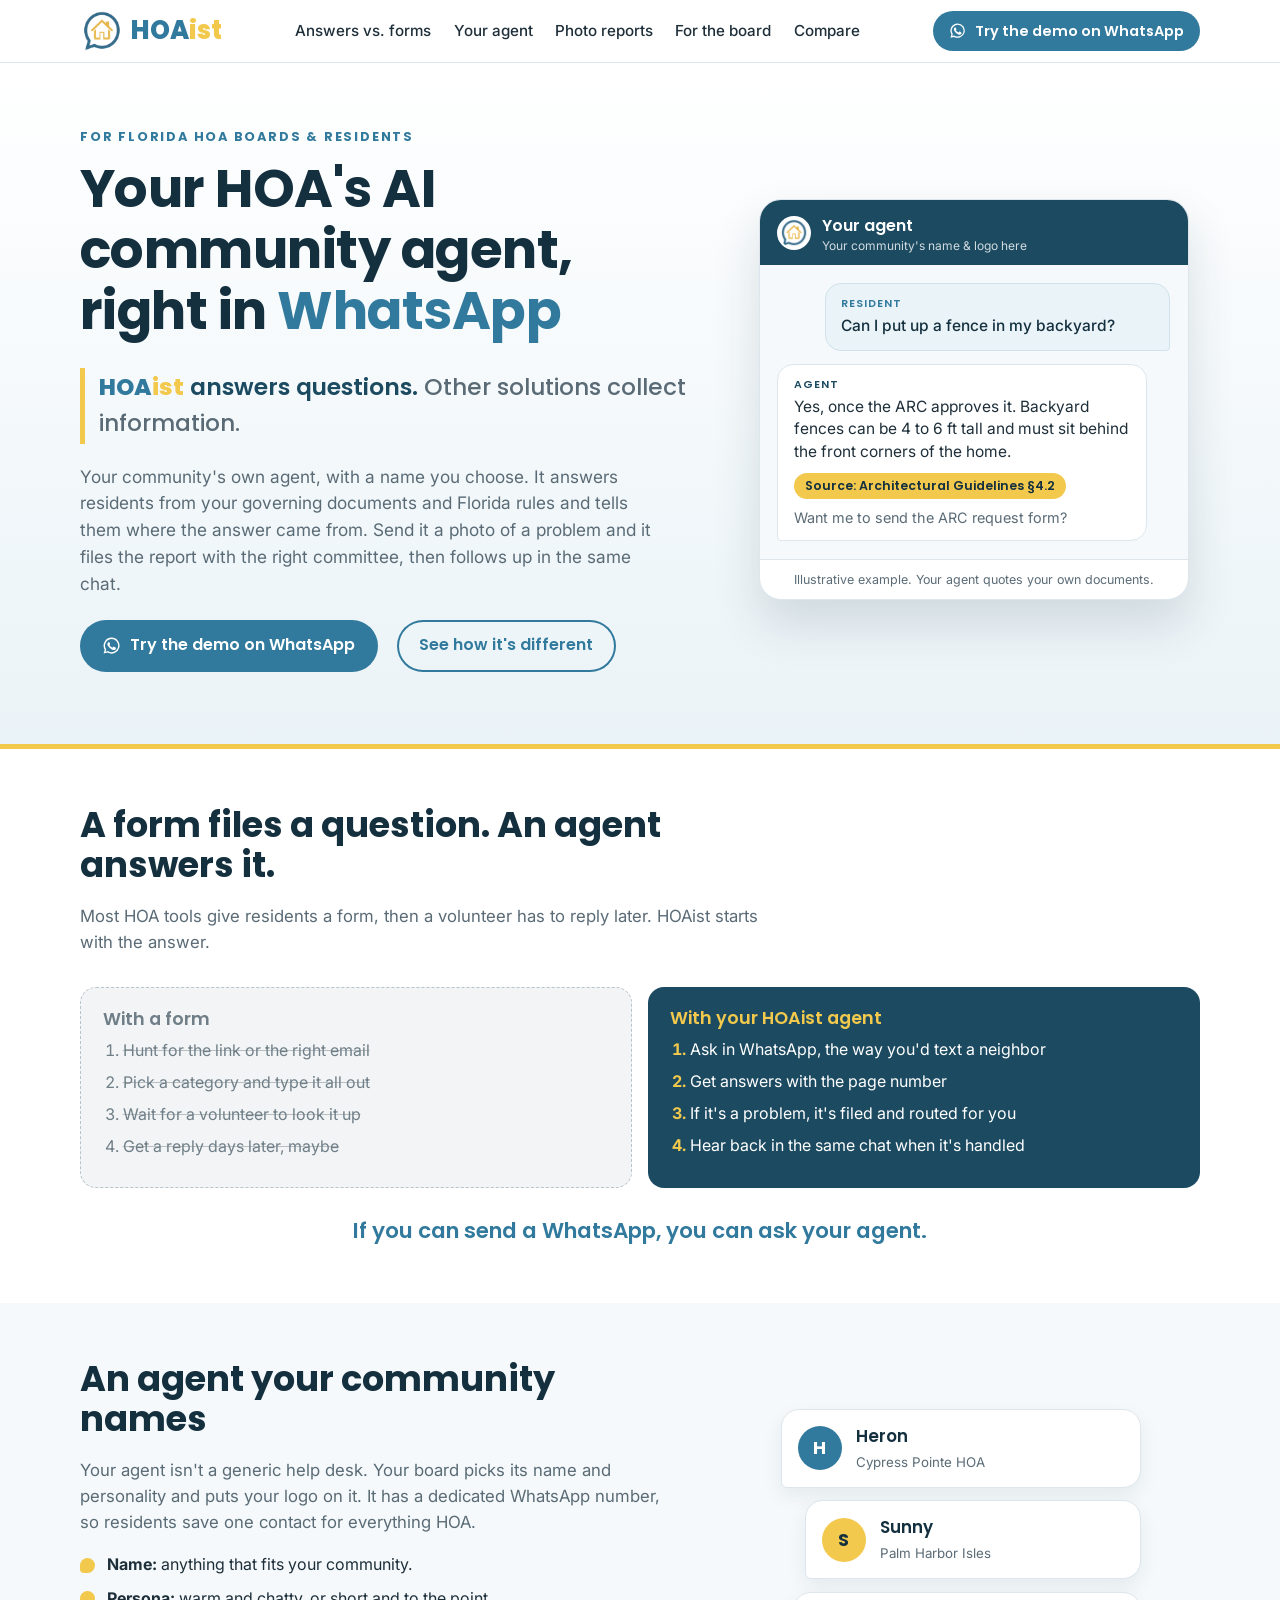
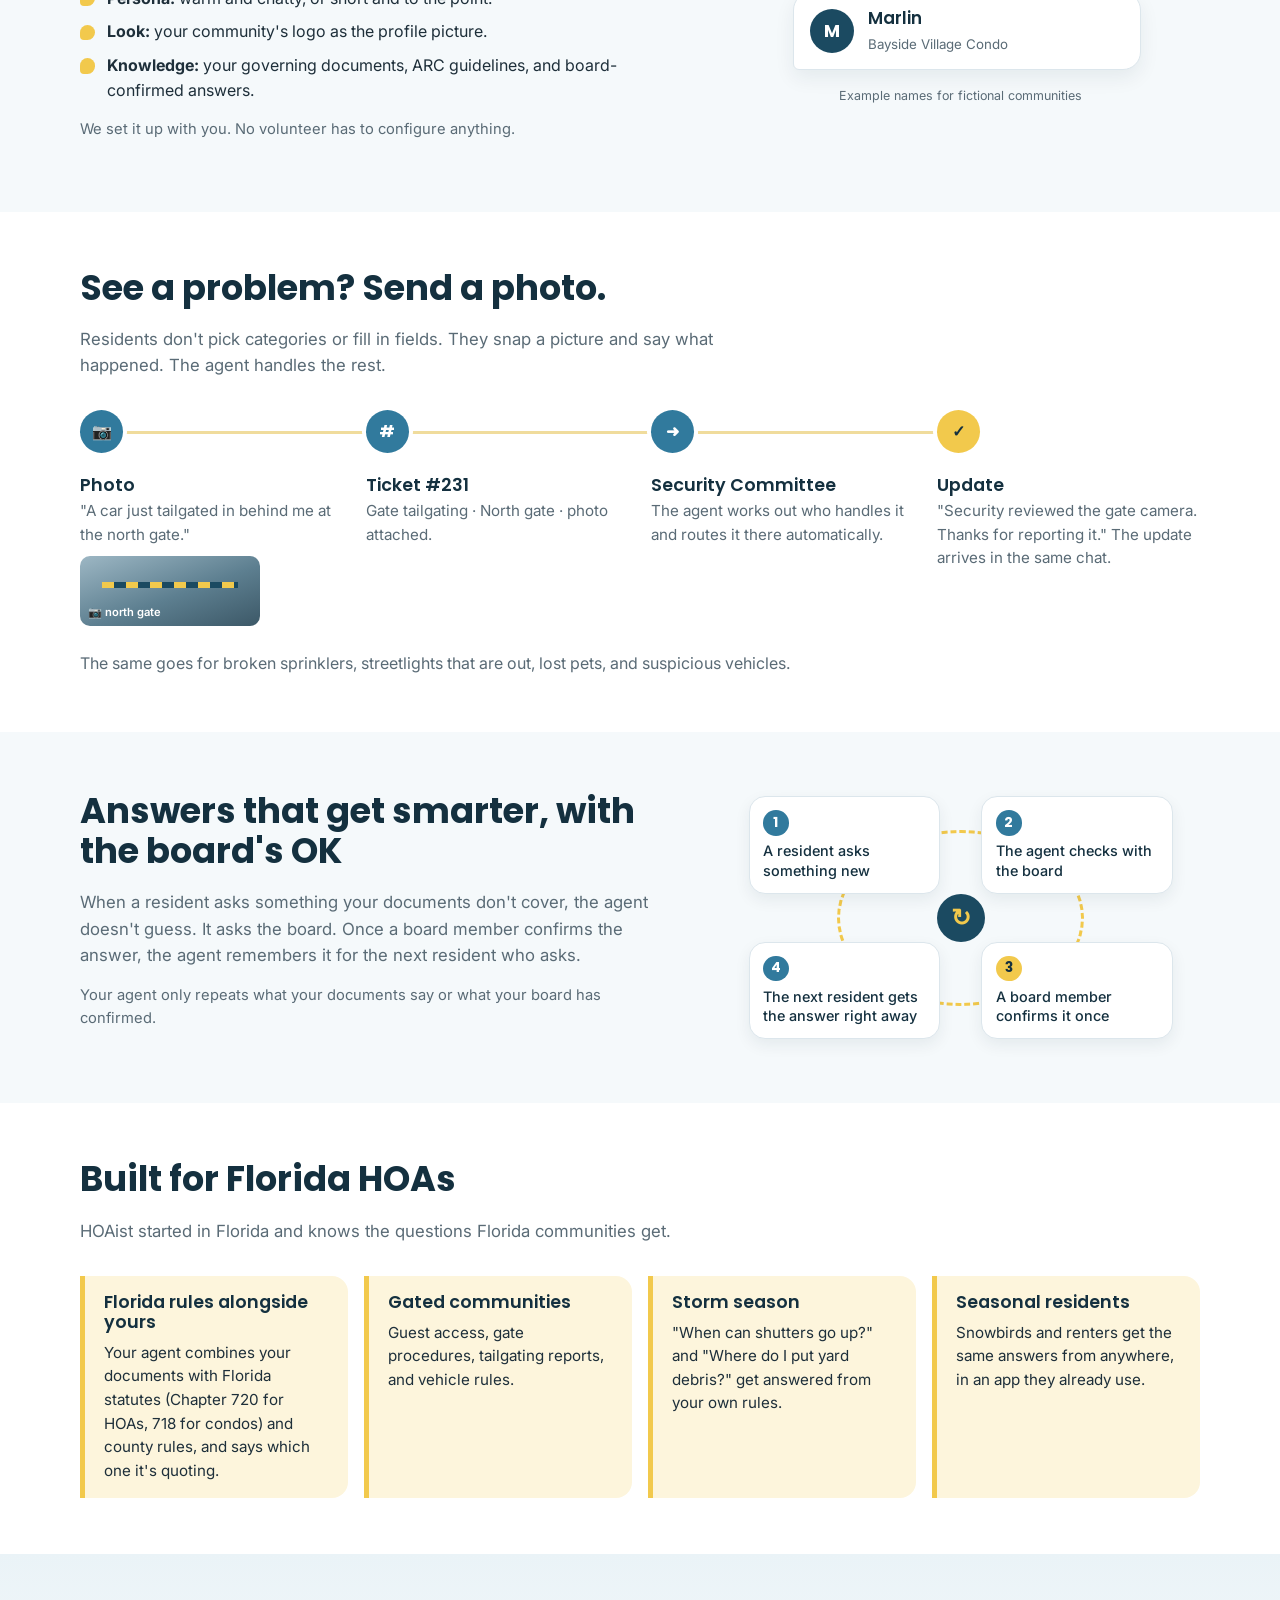
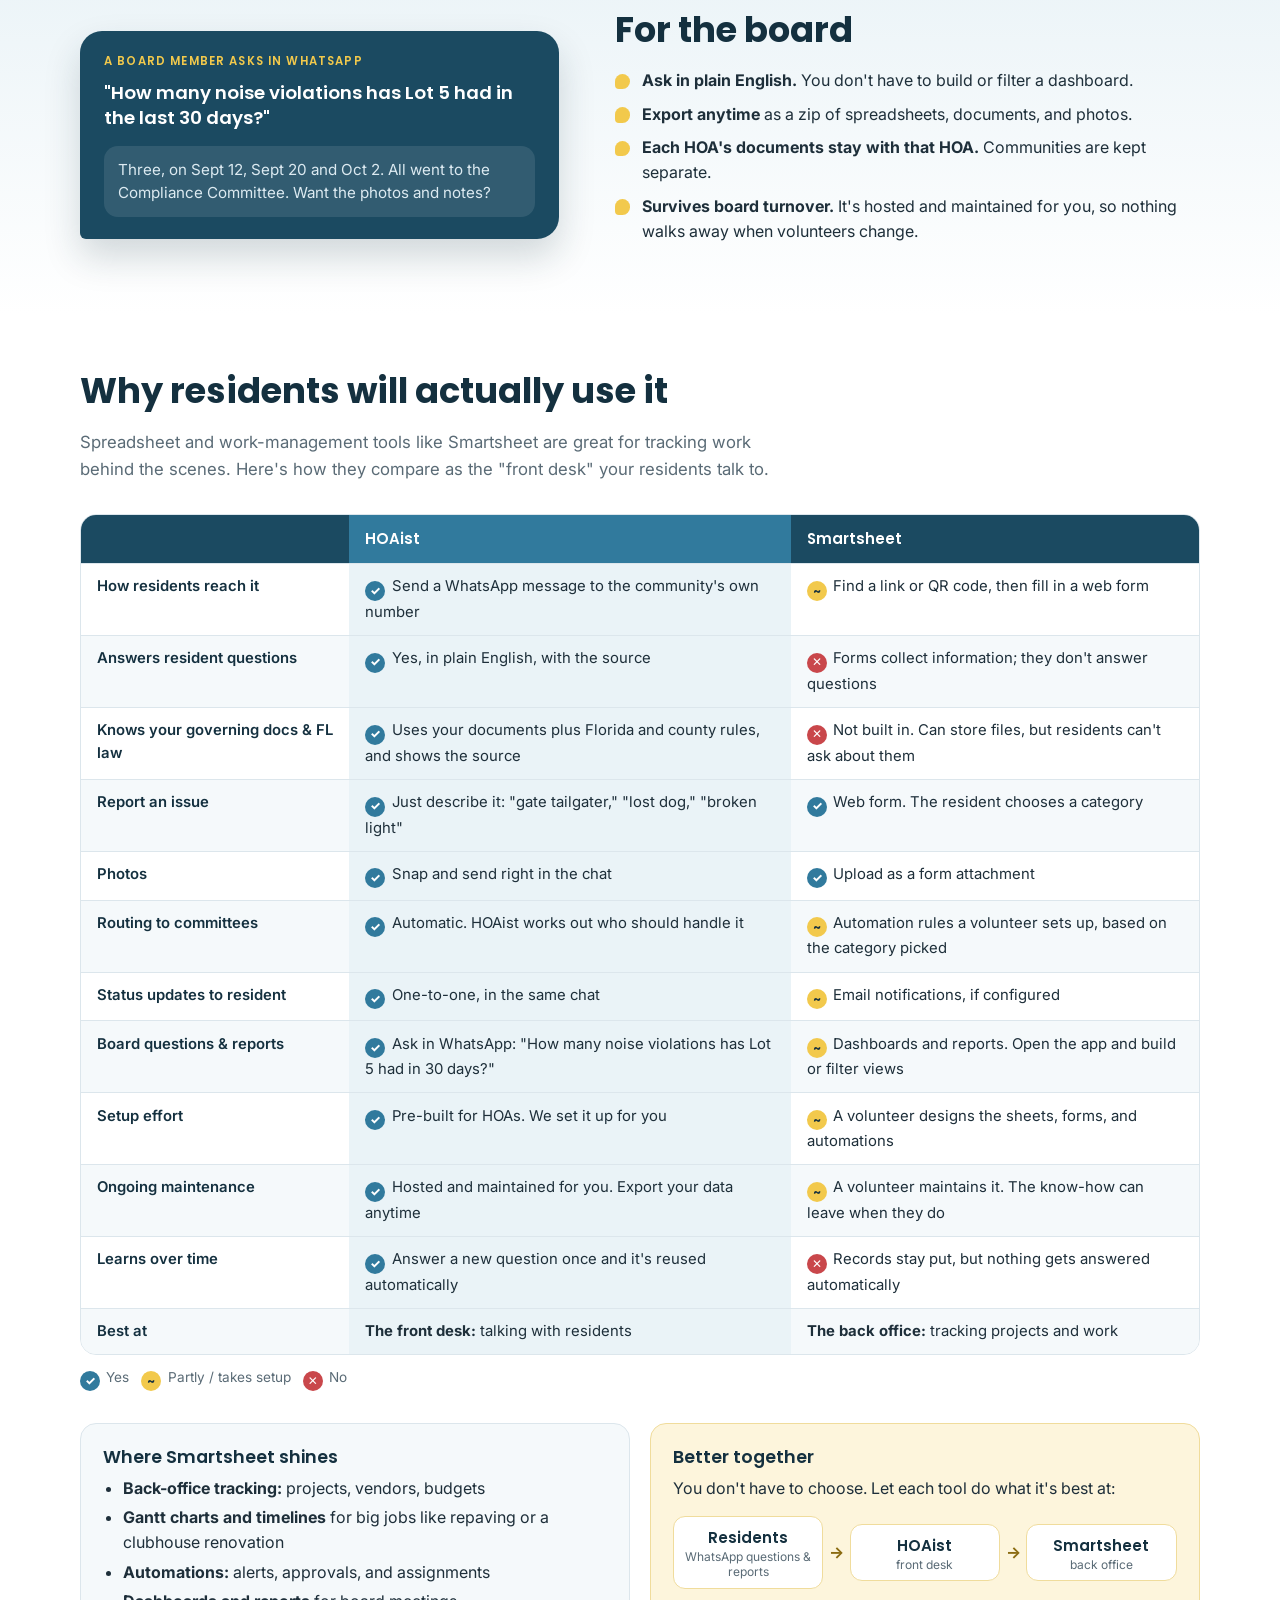
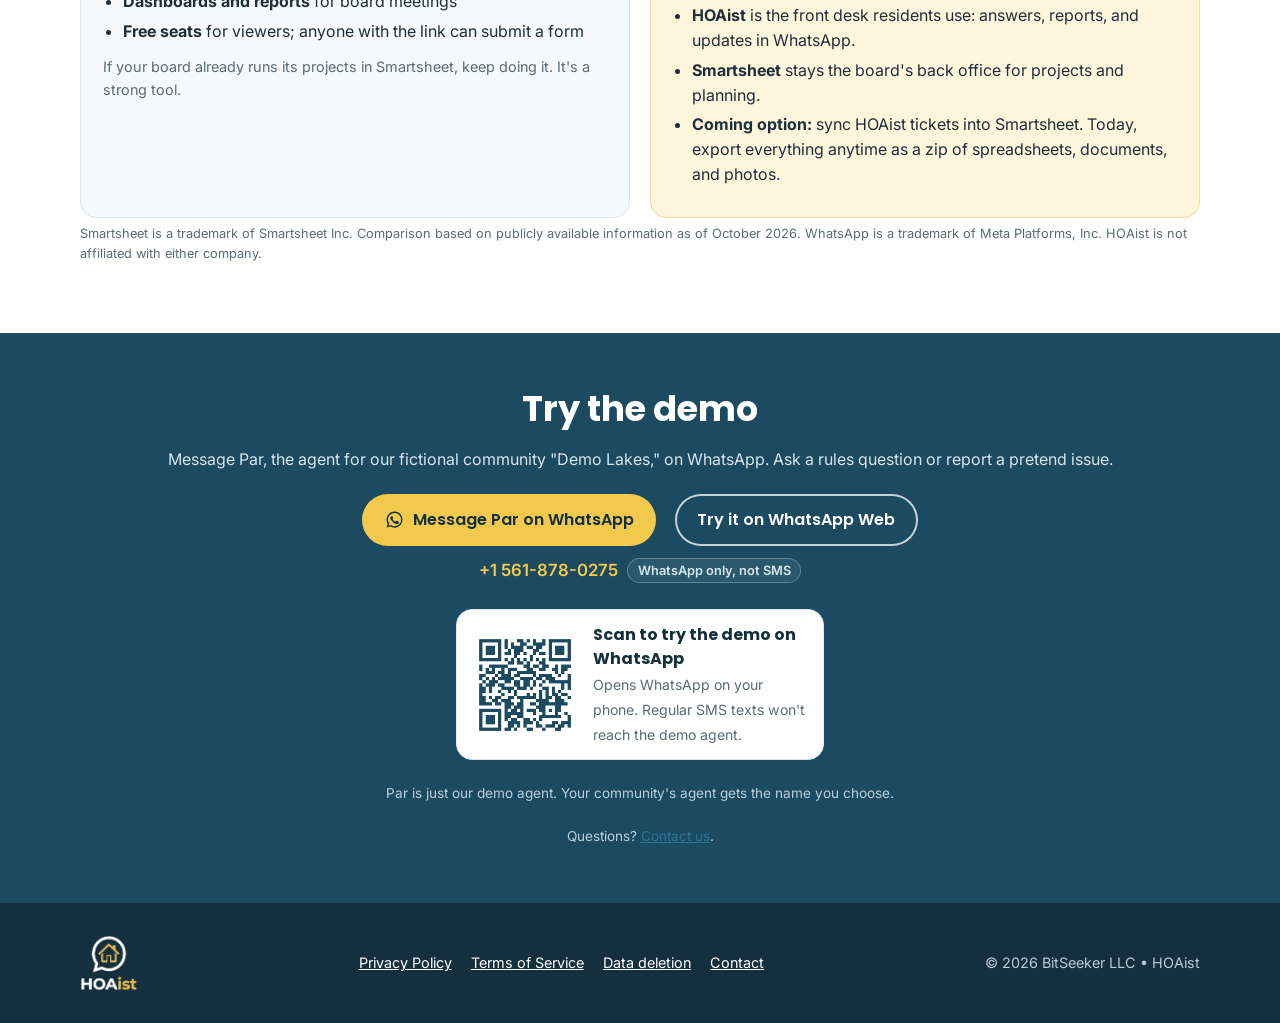
<file: index.html>
<!doctype html>
<html lang="en">
<head>
  <meta charset="utf-8">
  <title>HOAist: Your HOA's AI community agent, right in WhatsApp</title>
  <meta name="description" content="HOAist answers questions. Other solutions collect information. Your community's own AI agent on WhatsApp, with a name you choose, answers residents from your governing documents with the source, takes photo reports, and routes them to the right committee.">
  <meta property="og:title" content="HOAist: Your HOA's AI community agent, right in WhatsApp">
  <meta property="og:description" content="HOAist answers questions. Other solutions collect information. Your community's own AI agent on WhatsApp answers residents from your HOA's documents, with the page number, and routes photo reports to the right committee.">
  <meta property="og:url" content="https://hoaist.com/">
  <meta property="og:type" content="website">
  <meta property="og:site_name" content="HOAist">
  <meta property="og:locale" content="en_US">
  <meta property="og:image" content="https://hoaist.com/og-image.jpg">
  <meta property="og:image:secure_url" content="https://hoaist.com/og-image.jpg">
  <meta property="og:image:type" content="image/jpeg">
  <meta property="og:image:width" content="1200">
  <meta property="og:image:height" content="630">
  <meta property="og:image:alt" content="HOAist logo with the headline: Your HOA's AI community agent, right in WhatsApp. HOAist answers questions. Other solutions collect information.">
  <meta name="twitter:card" content="summary_large_image">
  <meta name="twitter:title" content="HOAist: Your HOA's AI community agent, right in WhatsApp">
  <meta name="twitter:description" content="HOAist answers questions. Other solutions collect information. Your community's own AI agent on WhatsApp answers residents from your HOA's documents, with the page number, and routes photo reports to the right committee.">
  <meta name="twitter:image" content="https://hoaist.com/og-image.jpg">
  <meta name="twitter:image:alt" content="HOAist logo with the headline: Your HOA's AI community agent, right in WhatsApp. HOAist answers questions. Other solutions collect information.">
  <link rel="image_src" href="https://hoaist.com/og-image.jpg">
  <meta name="viewport" content="width=device-width, initial-scale=1">
  <link rel="canonical" href="https://hoaist.com/">
  <meta name="robots" content="index,follow,max-image-preview:large">
  <meta name="keywords" content="HOA, homeowners association, HOA management, HOA software, community agent, AI agent, photo reports, WhatsApp, WhatsApp AI agent, HOA board, HOA committee, HOA residents, Florida HOA, condo association, governing documents, community management">
  <meta name="author" content="BitSeeker LLC">
  <meta name="publisher" content="BitSeeker LLC">
  <meta name="application-name" content="HOAist">
  <meta name="apple-mobile-web-app-title" content="HOAist">
  <meta name="theme-color" content="#317A9D">

  <link rel="icon" href="/assets/favicon.ico?v=2" sizes="any">
  <link rel="icon" href="/assets/favicon-32.png?v=2" type="image/png" sizes="32x32">
  <link rel="apple-touch-icon" href="/assets/apple-touch-icon.png?v=2">
  <link rel="manifest" href="/site.webmanifest?v=2">

  <script type="application/ld+json">
  {"@context": "https://schema.org", "@graph": [{"@type": "Organization", "@id": "https://hoaist.com/#org", "name": "HOAist", "url": "https://hoaist.com/", "logo": {"@type": "ImageObject", "url": "https://hoaist.com/assets/hoaist-logo.png", "width": 505, "height": 490}, "image": "https://hoaist.com/og-image.jpg", "slogan": "HOAist answers questions. Other solutions collect information.", "parentOrganization": {"@type": "Organization", "name": "BitSeeker LLC"}}, {"@type": "WebSite", "@id": "https://hoaist.com/#website", "url": "https://hoaist.com/", "name": "HOAist", "description": "HOAist answers questions. Other solutions collect information. Your community's own AI agent on WhatsApp, with a name you choose, answers residents from your governing documents with the source, takes photo reports, and routes them to the right committee.", "inLanguage": "en-US", "publisher": {"@id": "https://hoaist.com/#org"}}, {"@type": "SoftwareApplication", "name": "HOAist", "applicationCategory": "BusinessApplication", "operatingSystem": "WhatsApp (iOS, Android, Web)", "url": "https://hoaist.com/", "image": "https://hoaist.com/og-image.jpg", "description": "HOAist answers questions. Other solutions collect information. Your community's own AI agent on WhatsApp, with a name you choose, answers residents from your governing documents with the source, takes photo reports, and routes them to the right committee.", "publisher": {"@id": "https://hoaist.com/#org"}, "provider": {"@id": "https://hoaist.com/#org"}}]}
  </script>

    <link rel="preconnect" href="https://fonts.googleapis.com">
  <link rel="preconnect" href="https://fonts.gstatic.com" crossorigin>
  <link href="https://fonts.googleapis.com/css2?family=Inter:wght@400;500;600;700&family=Poppins:wght@500;600;700;800&display=swap" rel="stylesheet">
  <link rel="stylesheet" href="/assets/site.css">
</head>
<body>
<a class="skip" href="#main">Skip to content</a>

<header class="site-head">
  <div class="wrap">
    <a class="logo" href="/" aria-label="HOAist home"><img src="/assets/hoaist-mark-512.png" alt="" width="44" height="44"><span class="wm brandfont"><b>HOA</b><i>ist</i></span></a>
    <nav aria-label="Main">
      <a href="#answers">Answers vs. forms</a>
      <a href="#agent">Your agent</a>
      <a href="#reports">Photo reports</a>
      <a href="#board">For the board</a>
      <a href="#compare">Compare</a>
    </nav>
    <a class="btn btn-primary btn-sm" href="#demo" aria-label="Try the demo on WhatsApp"><svg viewBox="0 0 24 24" fill="currentColor" aria-hidden="true"><path d="M12 2a10 10 0 0 0-8.6 15.1L2 22l5-1.3A10 10 0 1 0 12 2Zm0 18.2a8.2 8.2 0 0 1-4.2-1.2l-.3-.2-3 .8.8-2.9-.2-.3A8.2 8.2 0 1 1 12 20.2Zm4.5-6.1c-.2-.1-1.5-.7-1.7-.8s-.4-.1-.6.1-.7.8-.8 1-.3.2-.5.1a6.7 6.7 0 0 1-3.4-2.9c-.3-.4.3-.4.7-1.3.1-.2 0-.3 0-.4l-.8-1.8c-.2-.5-.4-.4-.6-.4h-.5a1 1 0 0 0-.7.3 3 3 0 0 0-.9 2.2 5.2 5.2 0 0 0 1.1 2.7 11.8 11.8 0 0 0 4.5 4c1.7.7 2.3.8 3.2.6a2.7 2.7 0 0 0 1.8-1.2 2.2 2.2 0 0 0 .1-1.2c0-.1-.2-.2-.4-.3Z"/></svg><span>Try the demo<span class="lg"> on WhatsApp</span></span></a>
  </div>
</header>

<main id="main">
  <!-- HERO -->
  <section class="hero">
    <div class="wrap">
      <div>
        <div class="eyebrow">For Florida HOA boards &amp; residents</div>
        <h1>Your HOA's AI community agent, right in <span class="wa">WhatsApp</span></h1>
        <p class="tagline"><span class="wm"><b>HOA</b><i>ist</i></span> answers questions. <em>Other solutions collect information.</em></p>
        <p class="lead">Your community's own agent, with a name you choose. It answers residents from your governing documents and Florida rules and tells them where the answer came from. Send it a photo of a problem and it files the report with the right committee, then follows up in the same chat.</p>
        <div class="cta-row">
          <a class="btn btn-primary" href="#demo"><svg viewBox="0 0 24 24" fill="currentColor" aria-hidden="true"><path d="M12 2a10 10 0 0 0-8.6 15.1L2 22l5-1.3A10 10 0 1 0 12 2Zm0 18.2a8.2 8.2 0 0 1-4.2-1.2l-.3-.2-3 .8.8-2.9-.2-.3A8.2 8.2 0 1 1 12 20.2Zm4.5-6.1c-.2-.1-1.5-.7-1.7-.8s-.4-.1-.6.1-.7.8-.8 1-.3.2-.5.1a6.7 6.7 0 0 1-3.4-2.9c-.3-.4.3-.4.7-1.3.1-.2 0-.3 0-.4l-.8-1.8c-.2-.5-.4-.4-.6-.4h-.5a1 1 0 0 0-.7.3 3 3 0 0 0-.9 2.2 5.2 5.2 0 0 0 1.1 2.7 11.8 11.8 0 0 0 4.5 4c1.7.7 2.3.8 3.2.6a2.7 2.7 0 0 0 1.8-1.2 2.2 2.2 0 0 0 .1-1.2c0-.1-.2-.2-.4-.3Z"/></svg>Try the demo on WhatsApp</a>
          <a class="btn btn-ghost" href="#answers">See how it's different</a>
        </div>
      </div>

      <figure class="qa" aria-label="Example: a resident asks a rules question and the agent answers with its source">
        <div class="qa-hdr"><img src="/assets/hoaist-mark-512.png" alt="" width="34" height="34"><div>Your agent<small>Your community's name &amp; logo here</small></div></div>
        <div class="qa-body">
          <div class="q"><span class="who">Resident</span>Can I put up a fence in my backyard?</div>
          <div class="a"><span class="who">Agent</span>Yes, once the ARC approves it. Backyard fences can be 4 to 6 ft tall and must sit behind the front corners of the home.
            <span class="src">Source: Architectural Guidelines §4.2</span>
            <span class="next">Want me to send the ARC request form?</span>
          </div>
        </div>
        <figcaption>Illustrative example. Your agent quotes your own documents.</figcaption>
      </figure>
    </div>
  </section>

  <!-- ANSWERS VS FORMS -->
  <section id="answers">
    <div class="wrap">
      <div class="sec-intro">
        <h2>A form files a question. An agent answers it.</h2>
        <p>Most HOA tools give residents a form, then a volunteer has to reply later. HOAist starts with the answer.</p>
      </div>
      <div class="vs">
        <div class="vs-col form">
          <h3>With a form</h3>
          <ol>
            <li>Hunt for the link or the right email</li>
            <li>Pick a category and type it all out</li>
            <li>Wait for a volunteer to look it up</li>
            <li>Get a reply days later, maybe</li>
          </ol>
        </div>
        <div class="vs-col agent">
          <h3>With your HOAist agent</h3>
          <ol>
            <li>Ask in WhatsApp, the way you'd text a neighbor</li>
            <li>Get answers with the page number</li>
            <li>If it's a problem, it's filed and routed for you</li>
            <li>Hear back in the same chat when it's handled</li>
          </ol>
        </div>
      </div>
      <p class="kicker">If you can send a WhatsApp, you can ask your agent.</p>
    </div>
  </section>

  <!-- NAME YOUR AGENT -->
  <section id="agent" class="alt">
    <div class="wrap split">
      <div>
        <h2>An agent your community names</h2>
        <p class="sub">Your agent isn't a generic help desk. Your board picks its name and personality and puts your logo on it. It has a dedicated WhatsApp number, so residents save one contact for everything HOA.</p>
        <ul class="ticks">
          <li><b>Name:</b> anything that fits your community.</li>
          <li><b>Persona:</b> warm and chatty, or short and to the point.</li>
          <li><b>Look:</b> your community's logo as the profile picture.</li>
          <li><b>Knowledge:</b> your governing documents, ARC guidelines, and board-confirmed answers.</li>
        </ul>
        <p class="note">We set it up with you. No volunteer has to configure anything.</p>
      </div>
      <div class="badges" aria-label="Example agent names">
        <div class="badge"><span class="av">H</span><div><b>Heron</b><small>Cypress Pointe HOA</small></div></div>
        <div class="badge"><span class="av gold">S</span><div><b>Sunny</b><small>Palm Harbor Isles</small></div></div>
        <div class="badge"><span class="av navy">M</span><div><b>Marlin</b><small>Bayside Village Condo</small></div></div>
        <p class="badge-cap">Example names for fictional communities</p>
      </div>
    </div>
  </section>

  <!-- PHOTO REPORTS -->
  <section id="reports">
    <div class="wrap">
      <div class="sec-intro">
        <h2>See a problem? Send a photo.</h2>
        <p>Residents don't pick categories or fill in fields. They snap a picture and say what happened. The agent handles the rest.</p>
      </div>
      <ol class="timeline">
        <li><span class="dot">📷</span><h3>Photo</h3><p>"A car just tailgated in behind me at the north gate."</p><span class="pic" aria-hidden="true"></span></li>
        <li><span class="dot">#</span><h3>Ticket #231</h3><p>Gate tailgating · North gate · photo attached.</p></li>
        <li><span class="dot">➜</span><h3>Security Committee</h3><p>The agent works out who handles it and routes it there automatically.</p></li>
        <li><span class="dot">✓</span><h3>Update</h3><p>"Security reviewed the gate camera. Thanks for reporting it." The update arrives in the same chat.</p></li>
      </ol>
      <p class="also">The same goes for broken sprinklers, streetlights that are out, lost pets, and suspicious vehicles.</p>
    </div>
  </section>

  <!-- SELF-LEARNING -->
  <section id="learning" class="alt">
    <div class="wrap split">
      <div>
        <h2>Answers that get smarter, with the board's OK</h2>
        <p class="sub">When a resident asks something your documents don't cover, the agent doesn't guess. It asks the board. Once a board member confirms the answer, the agent remembers it for the next resident who asks.</p>
        <p class="note">Your agent only repeats what your documents say or what your board has confirmed.</p>
      </div>
      <div class="loop" aria-label="Learning loop: resident asks, agent checks with the board, board confirms once, agent reuses the answer">
        <div class="n n1"><b>1</b>A resident asks something new</div>
        <div class="n n2"><b>2</b>The agent checks with the board</div>
        <div class="n n3"><b>3</b>A board member confirms it once</div>
        <div class="n n4"><b>4</b>The next resident gets the answer right away</div>
        <div class="hub" aria-hidden="true">↻</div>
      </div>
    </div>
  </section>

  <!-- FLORIDA -->
  <section id="florida">
    <div class="wrap">
      <div class="sec-intro">
        <h2>Built for Florida HOAs</h2>
        <p>HOAist started in Florida and knows the questions Florida communities get.</p>
      </div>
      <div class="fl">
        <div><h3>Florida rules alongside yours</h3><p>Your agent combines your documents with Florida statutes (Chapter 720 for HOAs, 718 for condos) and county rules, and says which one it's quoting.</p></div>
        <div><h3>Gated communities</h3><p>Guest access, gate procedures, tailgating reports, and vehicle rules.</p></div>
        <div><h3>Storm season</h3><p>"When can shutters go up?" and "Where do I put yard debris?" get answered from your own rules.</p></div>
        <div><h3>Seasonal residents</h3><p>Snowbirds and renters get the same answers from anywhere, in an app they already use.</p></div>
      </div>
    </div>
  </section>

  <!-- FOR THE BOARD -->
  <section id="board" class="board">
    <div class="wrap split">
      <div class="ask">
        <span class="lbl">A board member asks in WhatsApp</span>
        <p class="bq">"How many noise violations has Lot 5 had in the last 30 days?"</p>
        <p class="ba">Three, on Sept 12, Sept 20 and Oct 2. All went to the Compliance Committee. Want the photos and notes?</p>
      </div>
      <div>
        <h2>For the board</h2>
        <ul class="ticks">
          <li><b>Ask in plain English.</b> You don't have to build or filter a dashboard.</li>
          <li><b>Export anytime</b> as a zip of spreadsheets, documents, and photos.</li>
          <li><b>Each HOA's documents stay with that HOA.</b> Communities are kept separate.</li>
          <li><b>Survives board turnover.</b> It's hosted and maintained for you, so nothing walks away when volunteers change.</li>
        </ul>
      </div>
    </div>
  </section>

  <!-- COMPARE -->
  <section id="compare">
    <div class="wrap">
      <div class="sec-intro">
        <h2>Why residents will actually use it</h2>
        <p>Spreadsheet and work-management tools like Smartsheet are great for tracking work behind the scenes. Here's how they compare as the "front desk" your residents talk to.</p>
      </div>
      <div class="tbl-wrap">
        <table>
          <thead><tr><th scope="col"><span class="skip">Feature</span></th><th scope="col" class="h">HOAist</th><th scope="col">Smartsheet</th></tr></thead>
          <tbody>
            <tr><td class="f">How residents reach it</td><td class="ho" data-label="HOAist"><i class="m y">✓</i>Send a WhatsApp message to the community's own number</td><td data-label="Smartsheet"><i class="m p">~</i>Find a link or QR code, then fill in a web form</td></tr>
            <tr><td class="f">Answers resident questions</td><td class="ho" data-label="HOAist"><i class="m y">✓</i>Yes, in plain English, with the source</td><td data-label="Smartsheet"><i class="m n">✕</i>Forms collect information; they don't answer questions</td></tr>
            <tr><td class="f">Knows your governing docs &amp; FL law</td><td class="ho" data-label="HOAist"><i class="m y">✓</i>Uses your documents plus Florida and county rules, and shows the source</td><td data-label="Smartsheet"><i class="m n">✕</i>Not built in. Can store files, but residents can't ask about them</td></tr>
            <tr><td class="f">Report an issue</td><td class="ho" data-label="HOAist"><i class="m y">✓</i>Just describe it: "gate tailgater," "lost dog," "broken light"</td><td data-label="Smartsheet"><i class="m y">✓</i>Web form. The resident chooses a category</td></tr>
            <tr><td class="f">Photos</td><td class="ho" data-label="HOAist"><i class="m y">✓</i>Snap and send right in the chat</td><td data-label="Smartsheet"><i class="m y">✓</i>Upload as a form attachment</td></tr>
            <tr><td class="f">Routing to committees</td><td class="ho" data-label="HOAist"><i class="m y">✓</i>Automatic. HOAist works out who should handle it</td><td data-label="Smartsheet"><i class="m p">~</i>Automation rules a volunteer sets up, based on the category picked</td></tr>
            <tr><td class="f">Status updates to resident</td><td class="ho" data-label="HOAist"><i class="m y">✓</i>One-to-one, in the same chat</td><td data-label="Smartsheet"><i class="m p">~</i>Email notifications, if configured</td></tr>
            <tr><td class="f">Board questions &amp; reports</td><td class="ho" data-label="HOAist"><i class="m y">✓</i>Ask in WhatsApp: "How many noise violations has Lot 5 had in 30 days?"</td><td data-label="Smartsheet"><i class="m p">~</i>Dashboards and reports. Open the app and build or filter views</td></tr>
            <tr><td class="f">Setup effort</td><td class="ho" data-label="HOAist"><i class="m y">✓</i>Pre-built for HOAs. We set it up for you</td><td data-label="Smartsheet"><i class="m p">~</i>A volunteer designs the sheets, forms, and automations</td></tr>
            <tr><td class="f">Ongoing maintenance</td><td class="ho" data-label="HOAist"><i class="m y">✓</i>Hosted and maintained for you. Export your data anytime</td><td data-label="Smartsheet"><i class="m p">~</i>A volunteer maintains it. The know-how can leave when they do</td></tr>
            <tr><td class="f">Learns over time</td><td class="ho" data-label="HOAist"><i class="m y">✓</i>Answer a new question once and it's reused automatically</td><td data-label="Smartsheet"><i class="m n">✕</i>Records stay put, but nothing gets answered automatically</td></tr>
            <tr><td class="f">Best at</td><td class="ho" data-label="HOAist"><b>The front desk:</b> talking with residents</td><td data-label="Smartsheet"><b>The back office:</b> tracking projects and work</td></tr>
          </tbody>
        </table>
      </div>
      <p class="legend"><i class="m y">✓</i>Yes &nbsp; <i class="m p">~</i>Partly / takes setup &nbsp; <i class="m n">✕</i>No</p>

      <div class="boxes">
        <div class="box">
          <h3>Where Smartsheet shines</h3>
          <ul>
            <li><b>Back-office tracking:</b> projects, vendors, budgets</li>
            <li><b>Gantt charts and timelines</b> for big jobs like repaving or a clubhouse renovation</li>
            <li><b>Automations:</b> alerts, approvals, and assignments</li>
            <li><b>Dashboards and reports</b> for board meetings</li>
            <li><b>Free seats</b> for viewers; anyone with the link can submit a form</li>
          </ul>
          <p class="note">If your board already runs its projects in Smartsheet, keep doing it. It's a strong tool.</p>
        </div>
        <div class="box together">
          <h3>Better together</h3>
          <p>You don't have to choose. Let each tool do what it's best at:</p>
          <div class="flow" aria-hidden="true"><div>Residents<small>WhatsApp questions &amp; reports</small></div><span>→</span><div>HOAist<small>front desk</small></div><span>→</span><div>Smartsheet<small>back office</small></div></div>
          <ul>
            <li><b>HOAist</b> is the front desk residents use: answers, reports, and updates in WhatsApp.</li>
            <li><b>Smartsheet</b> stays the board's back office for projects and planning.</li>
            <li><b>Coming option:</b> sync HOAist tickets into Smartsheet. Today, export everything anytime as a zip of spreadsheets, documents, and photos.</li>
          </ul>
        </div>
      </div>
      <p class="fine">Smartsheet is a trademark of Smartsheet Inc. Comparison based on publicly available information as of October 2026. WhatsApp is a trademark of Meta Platforms, Inc. HOAist is not affiliated with either company.</p>
    </div>
  </section>

  <!-- TRY THE DEMO -->
  <section id="demo" class="final">
    <div class="wrap">
      <h2>Try the demo</h2>
      <p>Message Par, the agent for our fictional community "Demo Lakes," on WhatsApp. Ask a rules question or report a pretend issue.</p>
      <div class="cta-row">
        <a class="btn btn-gold" href="https://wa.me/15618780275?text=Hi%20Par" rel="noopener"><svg viewBox="0 0 24 24" fill="currentColor" aria-hidden="true"><path d="M12 2a10 10 0 0 0-8.6 15.1L2 22l5-1.3A10 10 0 1 0 12 2Zm0 18.2a8.2 8.2 0 0 1-4.2-1.2l-.3-.2-3 .8.8-2.9-.2-.3A8.2 8.2 0 1 1 12 20.2Zm4.5-6.1c-.2-.1-1.5-.7-1.7-.8s-.4-.1-.6.1-.7.8-.8 1-.3.2-.5.1a6.7 6.7 0 0 1-3.4-2.9c-.3-.4.3-.4.7-1.3.1-.2 0-.3 0-.4l-.8-1.8c-.2-.5-.4-.4-.6-.4h-.5a1 1 0 0 0-.7.3 3 3 0 0 0-.9 2.2 5.2 5.2 0 0 0 1.1 2.7 11.8 11.8 0 0 0 4.5 4c1.7.7 2.3.8 3.2.6a2.7 2.7 0 0 0 1.8-1.2 2.2 2.2 0 0 0 .1-1.2c0-.1-.2-.2-.4-.3Z"/></svg>Message Par on WhatsApp</a>
        <a class="btn btn-ghost" href="https://web.whatsapp.com/send?phone=15618780275&amp;text=Hi%20Par" target="_blank" rel="noopener">Try it on WhatsApp Web</a>
      </div>
      <p class="num"><a class="phone" href="https://wa.me/15618780275?text=Hi%20Par" rel="noopener">+1 561-878-0275</a> <span class="note">WhatsApp only, not SMS</span></p>
      <div class="qr">
        <img src="/assets/qr-text-par.png" alt="QR code that opens a WhatsApp chat with Par, the Demo Lakes demo agent" width="104" height="104">
        <div><strong>Scan to try the demo on WhatsApp</strong><span>Opens WhatsApp on your phone. Regular SMS texts won't reach the demo agent.</span></div>
      </div>
      <p class="demo-note">Par is just our demo agent. Your community's agent gets the name you choose.</p>
      <p class="demo-note">Questions? <a href="/contact/">Contact us</a>.</p>
    </div>
  </section>
</main>

<footer>
  <div class="wrap">
    <img src="/assets/hoaist-logo-reversed.png" alt="HOAist" width="505" height="490">
    <nav aria-label="Legal">
      <a href="/privacy/">Privacy Policy</a>
      <a href="/terms/">Terms of Service</a>
      <a href="/data-deletion/">Data deletion</a>
      <a href="/contact/">Contact</a>
    </nav>
    <div>© 2026 BitSeeker LLC • HOAist</div>
  </div>
</footer>
</body>
</html>
</file>
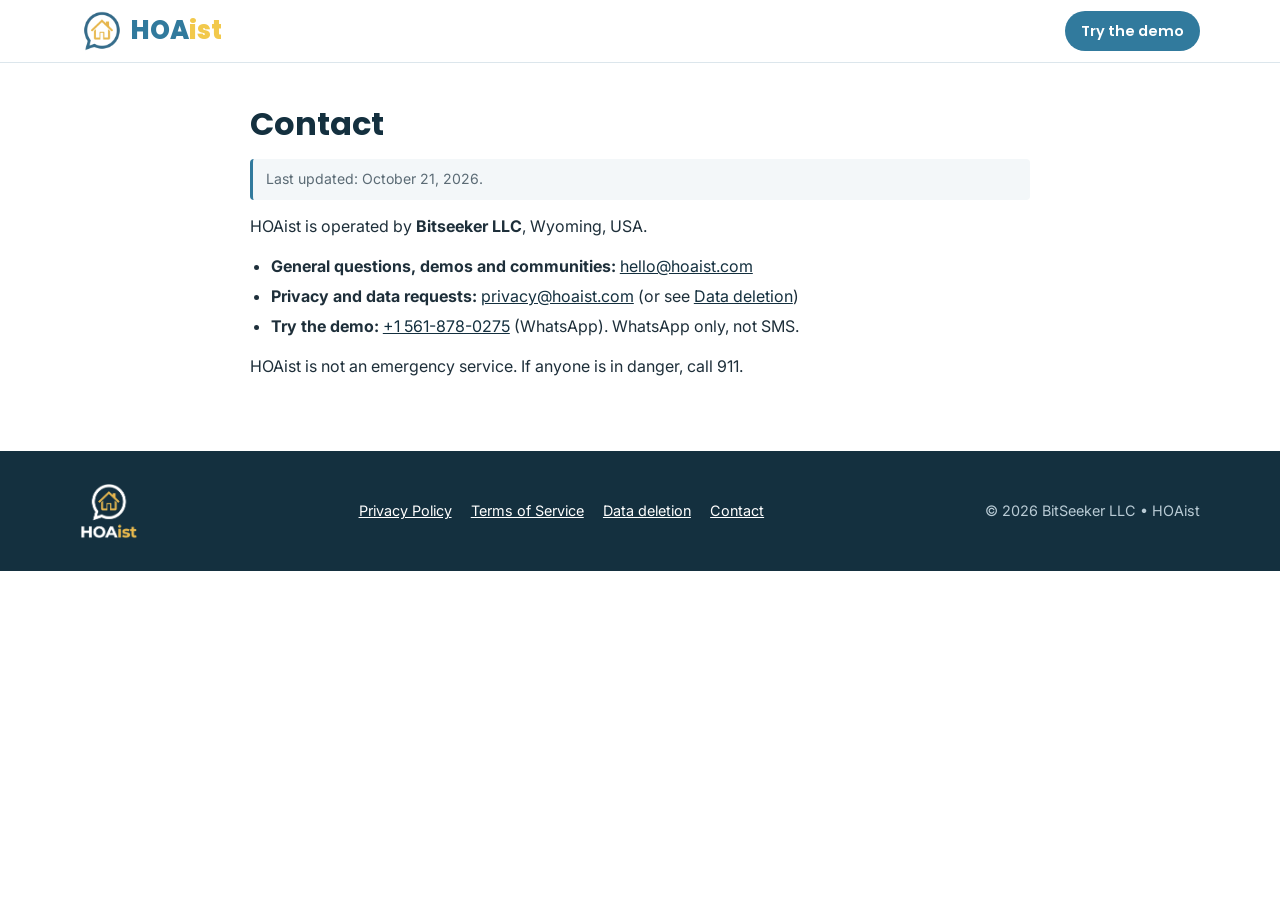
<file: contact/index.html>
<!doctype html>
<html lang="en">
<head>
  <meta charset="utf-8">
  <title>Contact | HOAist</title>
  <meta name="description" content="How to contact HOAist and BitSeeker LLC.">
  <meta name="viewport" content="width=device-width, initial-scale=1">
  <link rel="canonical" href="https://hoaist.com/contact/">
  <meta name="theme-color" content="#317A9D">
  <link rel="icon" href="/assets/favicon.ico?v=2" sizes="any">
  <link rel="icon" href="/assets/favicon-32.png?v=2" type="image/png" sizes="32x32">
  <link rel="apple-touch-icon" href="/assets/apple-touch-icon.png?v=2">
  <link rel="preconnect" href="https://fonts.googleapis.com">
  <link rel="preconnect" href="https://fonts.gstatic.com" crossorigin>
  <link href="https://fonts.googleapis.com/css2?family=Inter:wght@400;500;600;700&family=Poppins:wght@500;600;700;800&display=swap" rel="stylesheet">
  <link rel="stylesheet" href="/assets/site.css">
</head>
<body>
<a class="skip" href="#main">Skip to content</a>
<header class="site-head">
  <div class="wrap">
    <a class="logo" href="/" aria-label="HOAist home"><img src="/assets/hoaist-mark-512.png" alt="" width="44" height="44"><span class="wm brandfont"><b>HOA</b><i>ist</i></span></a>
    <a class="btn btn-primary btn-sm" href="/#demo">Try the demo</a>
  </div>
</header>
<main id="main" class="legal">
  <div class="wrap">
    <h1>Contact</h1>
<p class="legal-meta">Last updated: October 21, 2026.</p>
<p>HOAist is operated by <strong>Bitseeker LLC</strong>, Wyoming, USA.</p>
<ul>
<li><strong>General questions, demos and communities:</strong> <a href="mailto:hello@hoaist.com">hello@hoaist.com</a></li>
<li><strong>Privacy and data requests:</strong> <a href="mailto:privacy@hoaist.com">privacy@hoaist.com</a> (or see <a href="/data-deletion/">Data deletion</a>)</li>
<li><strong>Try the demo:</strong> <a href="https://wa.me/15618780275">+1 561-878-0275</a> (WhatsApp). WhatsApp only, not SMS.</li>
</ul>
<p>HOAist is not an emergency service. If anyone is in danger, call 911.</p>

  </div>
</main>
<footer>
  <div class="wrap">
    <img src="/assets/hoaist-logo-reversed.png" alt="HOAist" width="505" height="490">
    <nav aria-label="Legal">
      <a href="/privacy/">Privacy Policy</a>
      <a href="/terms/">Terms of Service</a>
      <a href="/data-deletion/">Data deletion</a>
      <a href="/contact/">Contact</a>
    </nav>
    <div>© 2026 BitSeeker LLC • HOAist</div>
  </div>
</footer>
</body>
</html>
</file>
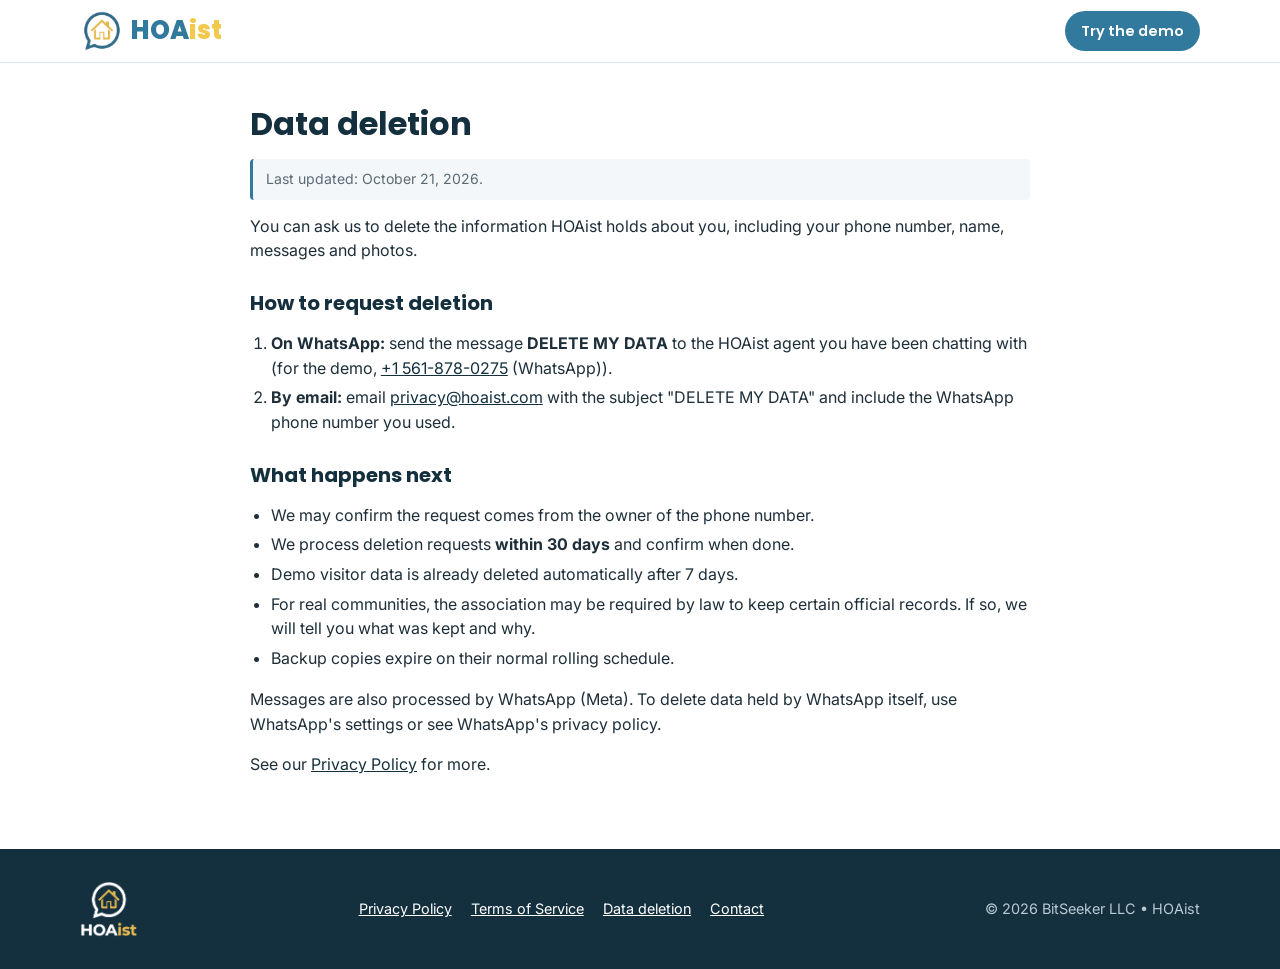
<file: data-deletion/index.html>
<!doctype html>
<html lang="en">
<head>
  <meta charset="utf-8">
  <title>Data deletion | HOAist</title>
  <meta name="description" content="How to ask HOAist to delete your data.">
  <meta name="viewport" content="width=device-width, initial-scale=1">
  <link rel="canonical" href="https://hoaist.com/data-deletion/">
  <meta name="theme-color" content="#317A9D">
  <link rel="icon" href="/assets/favicon.ico?v=2" sizes="any">
  <link rel="icon" href="/assets/favicon-32.png?v=2" type="image/png" sizes="32x32">
  <link rel="apple-touch-icon" href="/assets/apple-touch-icon.png?v=2">
  <link rel="preconnect" href="https://fonts.googleapis.com">
  <link rel="preconnect" href="https://fonts.gstatic.com" crossorigin>
  <link href="https://fonts.googleapis.com/css2?family=Inter:wght@400;500;600;700&family=Poppins:wght@500;600;700;800&display=swap" rel="stylesheet">
  <link rel="stylesheet" href="/assets/site.css">
</head>
<body>
<a class="skip" href="#main">Skip to content</a>
<header class="site-head">
  <div class="wrap">
    <a class="logo" href="/" aria-label="HOAist home"><img src="/assets/hoaist-mark-512.png" alt="" width="44" height="44"><span class="wm brandfont"><b>HOA</b><i>ist</i></span></a>
    <a class="btn btn-primary btn-sm" href="/#demo">Try the demo</a>
  </div>
</header>
<main id="main" class="legal">
  <div class="wrap">
    <h1>Data deletion</h1>
<p class="legal-meta">Last updated: October 21, 2026.</p>
<p>You can ask us to delete the information HOAist holds about you, including your phone number, name, messages and photos.</p>
<h2>How to request deletion</h2>
<ol>
<li><strong>On WhatsApp:</strong> send the message <strong>DELETE MY DATA</strong> to the HOAist agent you have been chatting with (for the demo, <a href="https://wa.me/15618780275">+1 561-878-0275</a> (WhatsApp)).</li>
<li><strong>By email:</strong> email <a href="mailto:privacy@hoaist.com?subject=DELETE%20MY%20DATA">privacy@hoaist.com</a> with the subject "DELETE MY DATA" and include the WhatsApp phone number you used.</li>
</ol>
<h2>What happens next</h2>
<ul>
<li>We may confirm the request comes from the owner of the phone number.</li>
<li>We process deletion requests <strong>within 30 days</strong> and confirm when done.</li>
<li>Demo visitor data is already deleted automatically after 7 days.</li>
<li>For real communities, the association may be required by law to keep certain official records. If so, we will tell you what was kept and why.</li>
<li>Backup copies expire on their normal rolling schedule.</li>
</ul>
<p>Messages are also processed by WhatsApp (Meta). To delete data held by WhatsApp itself, use WhatsApp's settings or see WhatsApp's privacy policy.</p>
<p>See our <a href="/privacy/">Privacy Policy</a> for more.</p>

  </div>
</main>
<footer>
  <div class="wrap">
    <img src="/assets/hoaist-logo-reversed.png" alt="HOAist" width="505" height="490">
    <nav aria-label="Legal">
      <a href="/privacy/">Privacy Policy</a>
      <a href="/terms/">Terms of Service</a>
      <a href="/data-deletion/">Data deletion</a>
      <a href="/contact/">Contact</a>
    </nav>
    <div>© 2026 BitSeeker LLC • HOAist</div>
  </div>
</footer>
</body>
</html>
</file>
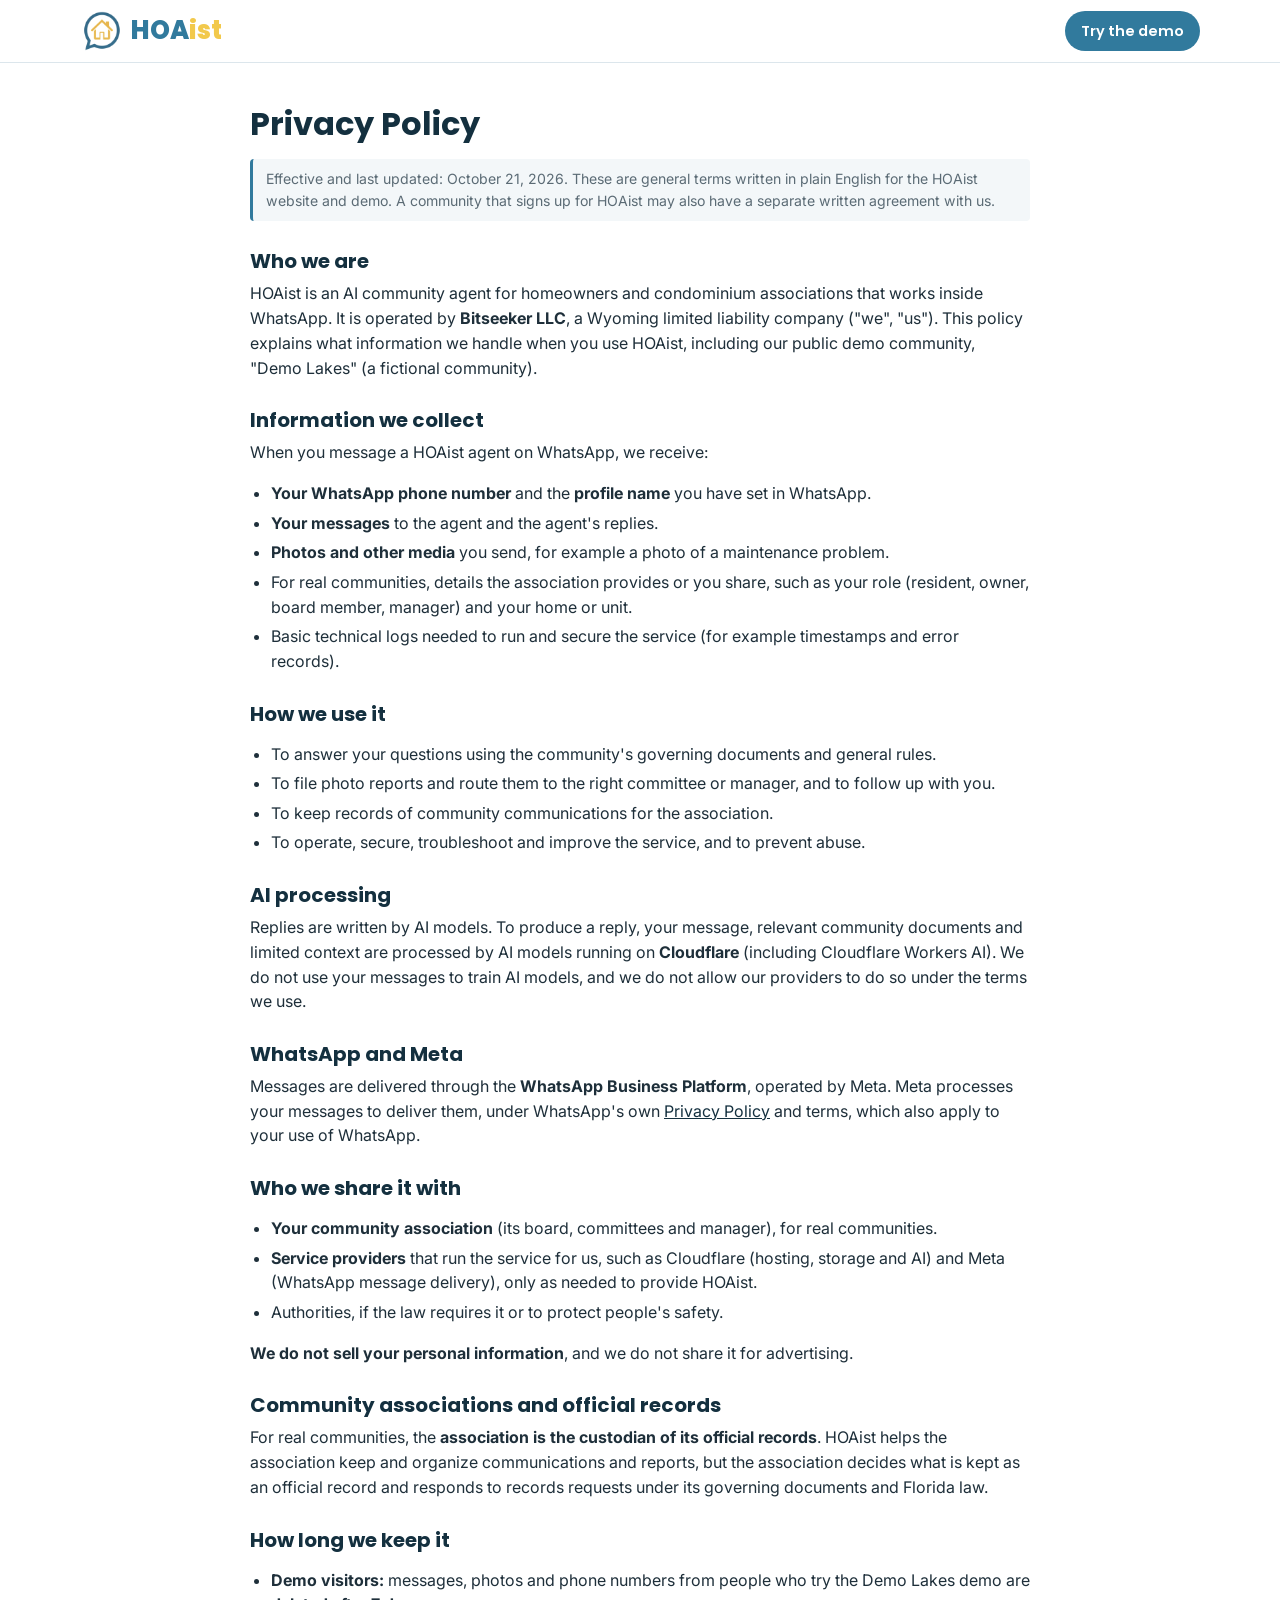
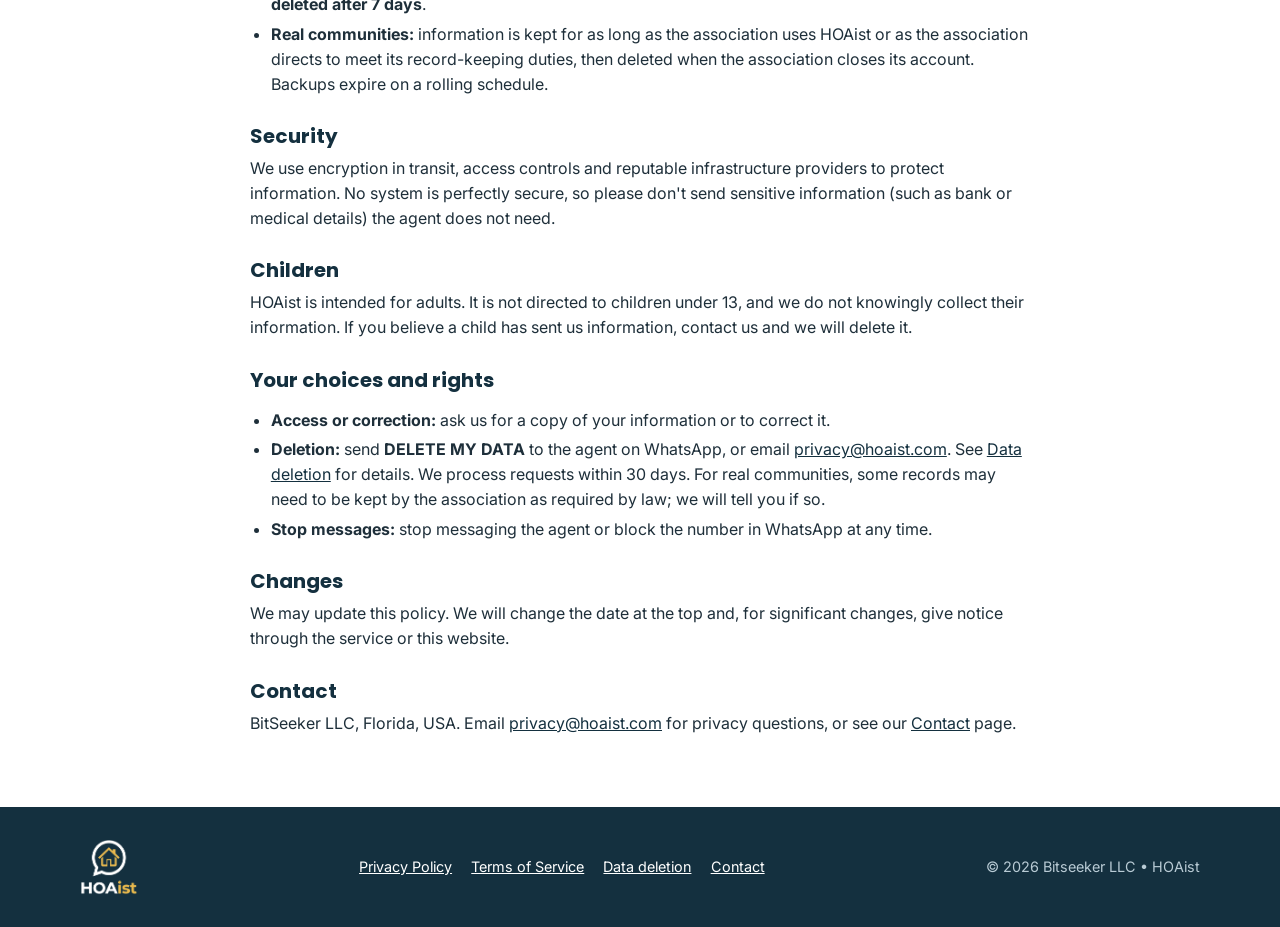
<file: privacy/index.html>
<!doctype html>
<html lang="en">
<head>
  <meta charset="utf-8">
  <title>Privacy Policy | HOAist</title>
  <meta name="description" content="How HOAist, operated by BitSeeker LLC, collects, uses and protects information shared through WhatsApp.">
  <meta name="viewport" content="width=device-width, initial-scale=1">
  <link rel="canonical" href="https://hoaist.com/privacy/">
  <meta name="theme-color" content="#317A9D">
  <link rel="icon" href="/assets/favicon.ico?v=2" sizes="any">
  <link rel="icon" href="/assets/favicon-32.png?v=2" type="image/png" sizes="32x32">
  <link rel="apple-touch-icon" href="/assets/apple-touch-icon.png?v=2">
  <link rel="preconnect" href="https://fonts.googleapis.com">
  <link rel="preconnect" href="https://fonts.gstatic.com" crossorigin>
  <link href="https://fonts.googleapis.com/css2?family=Inter:wght@400;500;600;700&family=Poppins:wght@500;600;700;800&display=swap" rel="stylesheet">
  <link rel="stylesheet" href="/assets/site.css">
</head>
<body>
<a class="skip" href="#main">Skip to content</a>
<header class="site-head">
  <div class="wrap">
    <a class="logo" href="/" aria-label="HOAist home"><img src="/assets/hoaist-mark-512.png" alt="" width="44" height="44"><span class="wm brandfont"><b>HOA</b><i>ist</i></span></a>
    <a class="btn btn-primary btn-sm" href="/#demo">Try the demo</a>
  </div>
</header>
<main id="main" class="legal">
  <div class="wrap">
    <h1>Privacy Policy</h1>
<p class="legal-meta">Effective and last updated: October 21, 2026. These are general terms written in plain English for the HOAist website and demo. A community that signs up for HOAist may also have a separate written agreement with us.</p>
<h2>Who we are</h2>
<p>HOAist is an AI community agent for homeowners and condominium associations that works inside WhatsApp. It is operated by <strong>Bitseeker LLC</strong>, a Wyoming limited liability company ("we", "us"). This policy explains what information we handle when you use HOAist, including our public demo community, "Demo Lakes" (a fictional community).</p>
<h2>Information we collect</h2>
<p>When you message a HOAist agent on WhatsApp, we receive:</p>
<ul>
<li><strong>Your WhatsApp phone number</strong> and the <strong>profile name</strong> you have set in WhatsApp.</li>
<li><strong>Your messages</strong> to the agent and the agent's replies.</li>
<li><strong>Photos and other media</strong> you send, for example a photo of a maintenance problem.</li>
<li>For real communities, details the association provides or you share, such as your role (resident, owner, board member, manager) and your home or unit.</li>
<li>Basic technical logs needed to run and secure the service (for example timestamps and error records).</li>
</ul>
<h2>How we use it</h2>
<ul>
<li>To answer your questions using the community's governing documents and general rules.</li>
<li>To file photo reports and route them to the right committee or manager, and to follow up with you.</li>
<li>To keep records of community communications for the association.</li>
<li>To operate, secure, troubleshoot and improve the service, and to prevent abuse.</li>
</ul>
<h2>AI processing</h2>
<p>Replies are written by AI models. To produce a reply, your message, relevant community documents and limited context are processed by AI models running on <strong>Cloudflare</strong> (including Cloudflare Workers AI). We do not use your messages to train AI models, and we do not allow our providers to do so under the terms we use.</p>
<h2>WhatsApp and Meta</h2>
<p>Messages are delivered through the <strong>WhatsApp Business Platform</strong>, operated by Meta. Meta processes your messages to deliver them, under WhatsApp's own <a href="https://www.whatsapp.com/legal/privacy-policy" rel="noopener">Privacy Policy</a> and terms, which also apply to your use of WhatsApp.</p>
<h2>Who we share it with</h2>
<ul>
<li><strong>Your community association</strong> (its board, committees and manager), for real communities.</li>
<li><strong>Service providers</strong> that run the service for us, such as Cloudflare (hosting, storage and AI) and Meta (WhatsApp message delivery), only as needed to provide HOAist.</li>
<li>Authorities, if the law requires it or to protect people's safety.</li>
</ul>
<p><strong>We do not sell your personal information</strong>, and we do not share it for advertising.</p>
<h2>Community associations and official records</h2>
<p>For real communities, the <strong>association is the custodian of its official records</strong>. HOAist helps the association keep and organize communications and reports, but the association decides what is kept as an official record and responds to records requests under its governing documents and Florida law.</p>
<h2>How long we keep it</h2>
<ul>
<li><strong>Demo visitors:</strong> messages, photos and phone numbers from people who try the Demo Lakes demo are <strong>deleted after 7 days</strong>.</li>
<li><strong>Real communities:</strong> information is kept for as long as the association uses HOAist or as the association directs to meet its record-keeping duties, then deleted when the association closes its account. Backups expire on a rolling schedule.</li>
</ul>
<h2>Security</h2>
<p>We use encryption in transit, access controls and reputable infrastructure providers to protect information. No system is perfectly secure, so please don't send sensitive information (such as bank or medical details) the agent does not need.</p>
<h2>Children</h2>
<p>HOAist is intended for adults. It is not directed to children under 13, and we do not knowingly collect their information. If you believe a child has sent us information, contact us and we will delete it.</p>
<h2>Your choices and rights</h2>
<ul>
<li><strong>Access or correction:</strong> ask us for a copy of your information or to correct it.</li>
<li><strong>Deletion:</strong> send <strong>DELETE MY DATA</strong> to the agent on WhatsApp, or email <a href="mailto:privacy@hoaist.com">privacy@hoaist.com</a>. See <a href="/data-deletion/">Data deletion</a> for details. We process requests within 30 days. For real communities, some records may need to be kept by the association as required by law; we will tell you if so.</li>
<li><strong>Stop messages:</strong> stop messaging the agent or block the number in WhatsApp at any time.</li>
</ul>
<h2>Changes</h2>
<p>We may update this policy. We will change the date at the top and, for significant changes, give notice through the service or this website.</p>
<h2>Contact</h2>
<p>BitSeeker LLC, Florida, USA. Email <a href="mailto:privacy@hoaist.com">privacy@hoaist.com</a> for privacy questions, or see our <a href="/contact/">Contact</a> page.</p>

  </div>
</main>
<footer>
  <div class="wrap">
    <img src="/assets/hoaist-logo-reversed.png" alt="HOAist" width="505" height="490">
    <nav aria-label="Legal">
      <a href="/privacy/">Privacy Policy</a>
      <a href="/terms/">Terms of Service</a>
      <a href="/data-deletion/">Data deletion</a>
      <a href="/contact/">Contact</a>
    </nav>
    <div>© 2026 Bitseeker LLC • HOAist</div>
  </div>
</footer>
</body>
</html>
</file>
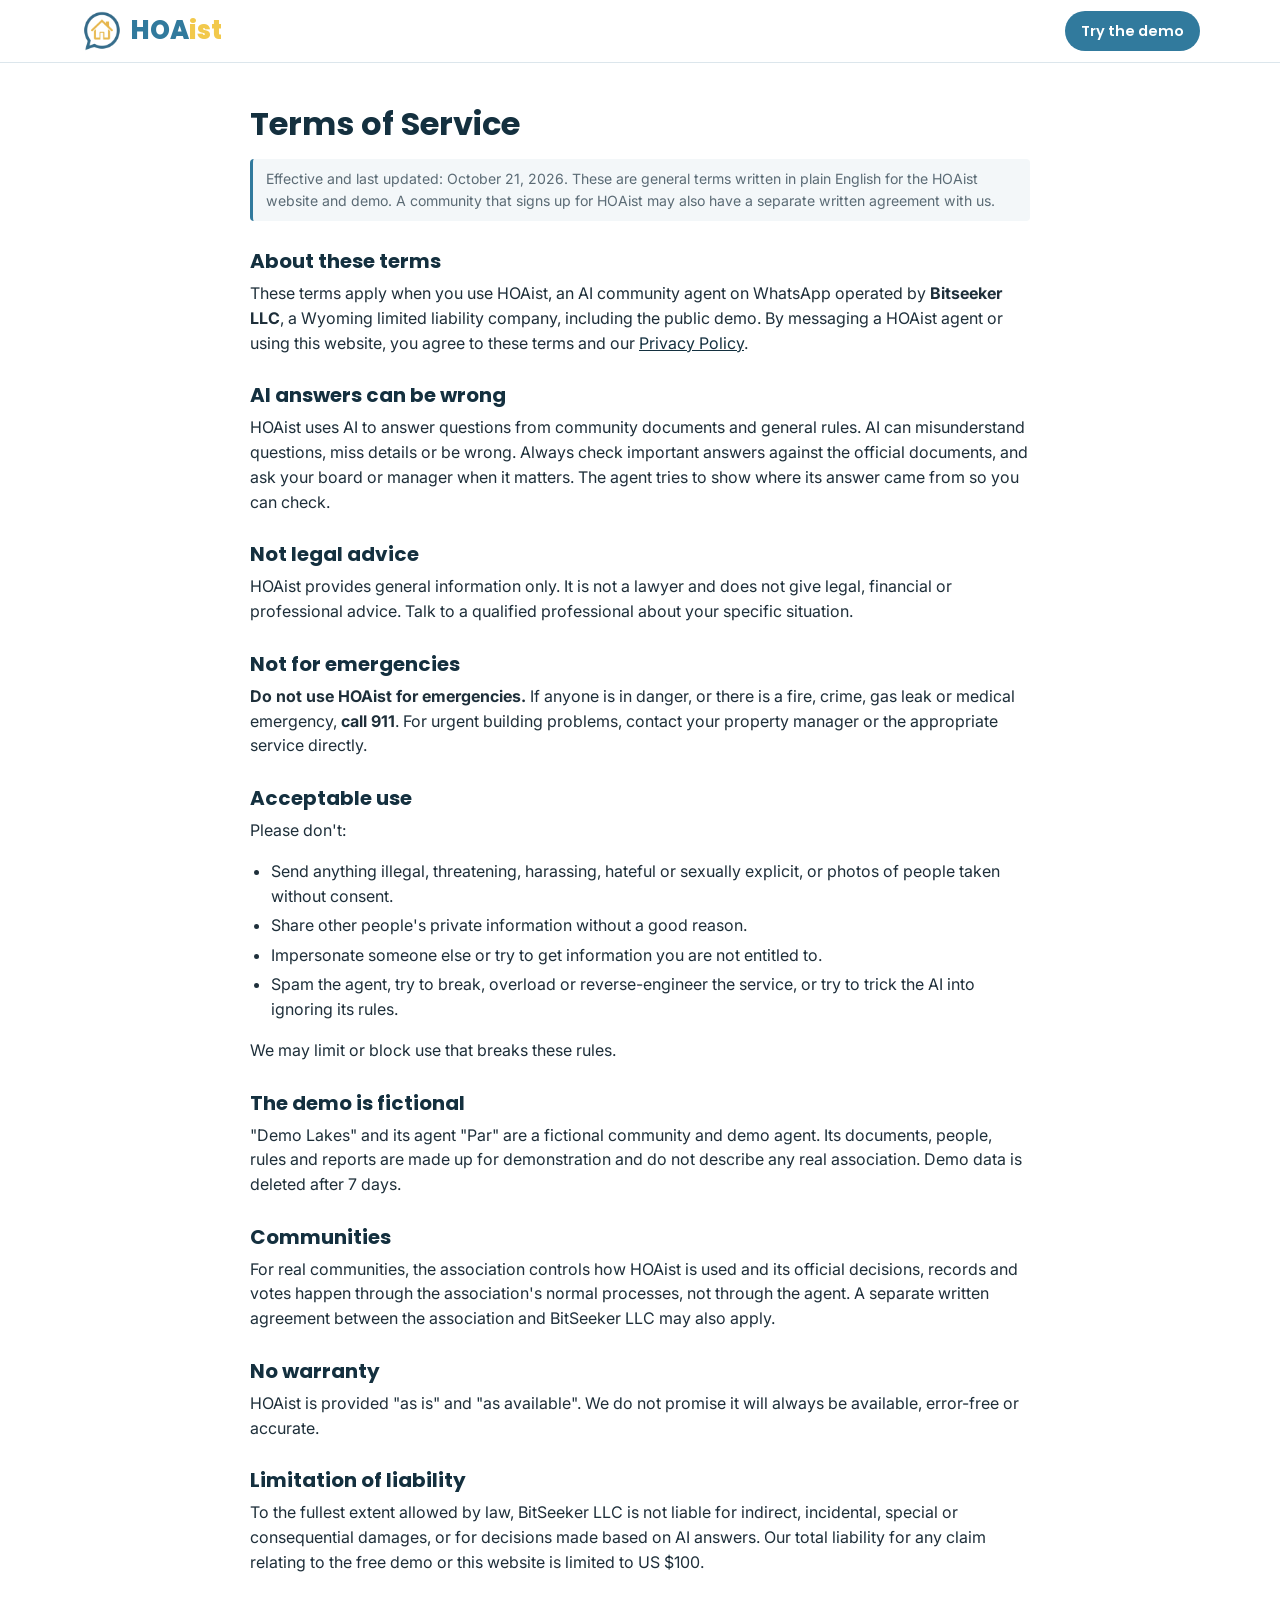
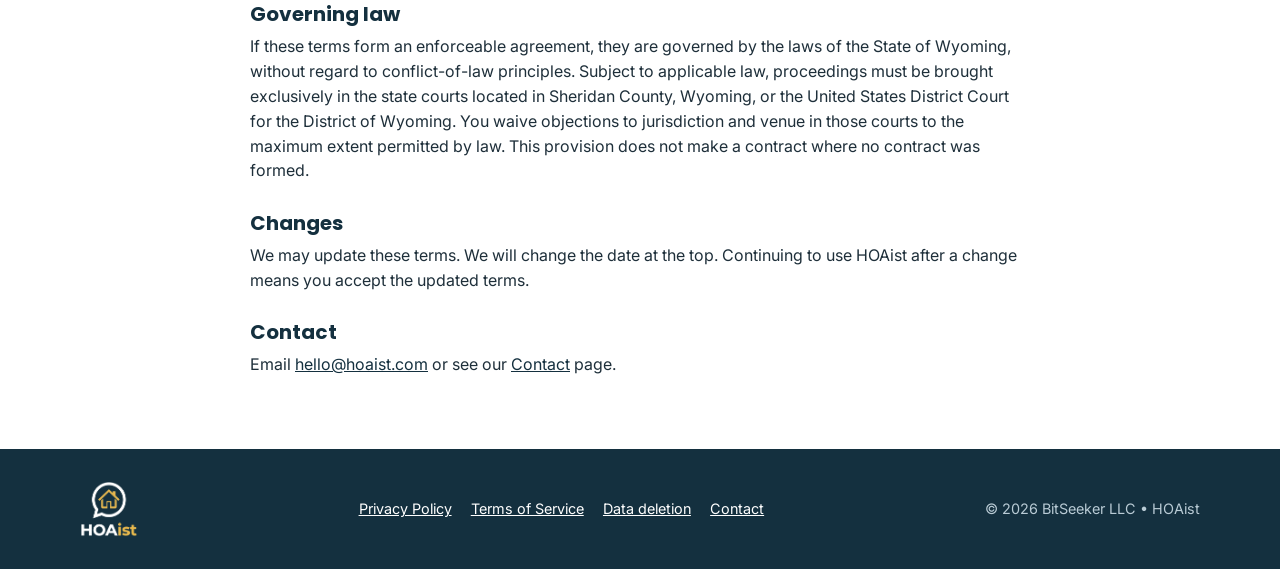
<file: terms/index.html>
<!doctype html>
<html lang="en">
<head>
  <meta charset="utf-8">
  <title>Terms of Service | HOAist</title>
  <meta name="description" content="The terms for using HOAist and the Demo Lakes demo on WhatsApp.">
  <meta name="viewport" content="width=device-width, initial-scale=1">
  <link rel="canonical" href="https://hoaist.com/terms/">
  <meta name="theme-color" content="#317A9D">
  <link rel="icon" href="/assets/favicon.ico?v=2" sizes="any">
  <link rel="icon" href="/assets/favicon-32.png?v=2" type="image/png" sizes="32x32">
  <link rel="apple-touch-icon" href="/assets/apple-touch-icon.png?v=2">
  <link rel="preconnect" href="https://fonts.googleapis.com">
  <link rel="preconnect" href="https://fonts.gstatic.com" crossorigin>
  <link href="https://fonts.googleapis.com/css2?family=Inter:wght@400;500;600;700&family=Poppins:wght@500;600;700;800&display=swap" rel="stylesheet">
  <link rel="stylesheet" href="/assets/site.css">
</head>
<body>
<a class="skip" href="#main">Skip to content</a>
<header class="site-head">
  <div class="wrap">
    <a class="logo" href="/" aria-label="HOAist home"><img src="/assets/hoaist-mark-512.png" alt="" width="44" height="44"><span class="wm brandfont"><b>HOA</b><i>ist</i></span></a>
    <a class="btn btn-primary btn-sm" href="/#demo">Try the demo</a>
  </div>
</header>
<main id="main" class="legal">
  <div class="wrap">
    <h1>Terms of Service</h1>
<p class="legal-meta">Effective and last updated: October 21, 2026. These are general terms written in plain English for the HOAist website and demo. A community that signs up for HOAist may also have a separate written agreement with us.</p>
<h2>About these terms</h2>
<p>These terms apply when you use HOAist, an AI community agent on WhatsApp operated by <strong>Bitseeker LLC</strong>, a Wyoming limited liability company, including the public demo. By messaging a HOAist agent or using this website, you agree to these terms and our <a href="/privacy/">Privacy Policy</a>.</p>
<h2>AI answers can be wrong</h2>
<p>HOAist uses AI to answer questions from community documents and general rules. AI can misunderstand questions, miss details or be wrong. Always check important answers against the official documents, and ask your board or manager when it matters. The agent tries to show where its answer came from so you can check.</p>
<h2>Not legal advice</h2>
<p>HOAist provides general information only. It is not a lawyer and does not give legal, financial or professional advice. Talk to a qualified professional about your specific situation.</p>
<h2>Not for emergencies</h2>
<p><strong>Do not use HOAist for emergencies.</strong> If anyone is in danger, or there is a fire, crime, gas leak or medical emergency, <strong>call 911</strong>. For urgent building problems, contact your property manager or the appropriate service directly.</p>
<h2>Acceptable use</h2>
<p>Please don't:</p>
<ul>
<li>Send anything illegal, threatening, harassing, hateful or sexually explicit, or photos of people taken without consent.</li>
<li>Share other people's private information without a good reason.</li>
<li>Impersonate someone else or try to get information you are not entitled to.</li>
<li>Spam the agent, try to break, overload or reverse-engineer the service, or try to trick the AI into ignoring its rules.</li>
</ul>
<p>We may limit or block use that breaks these rules.</p>
<h2>The demo is fictional</h2>
<p>"Demo Lakes" and its agent "Par" are a fictional community and demo agent. Its documents, people, rules and reports are made up for demonstration and do not describe any real association. Demo data is deleted after 7 days.</p>
<h2>Communities</h2>
<p>For real communities, the association controls how HOAist is used and its official decisions, records and votes happen through the association's normal processes, not through the agent. A separate written agreement between the association and BitSeeker LLC may also apply.</p>
<h2>No warranty</h2>
<p>HOAist is provided "as is" and "as available". We do not promise it will always be available, error-free or accurate.</p>
<h2>Limitation of liability</h2>
<p>To the fullest extent allowed by law, BitSeeker LLC is not liable for indirect, incidental, special or consequential damages, or for decisions made based on AI answers. Our total liability for any claim relating to the free demo or this website is limited to US $100.</p>
<h2>Governing law</h2>
<p>If these terms form an enforceable agreement, they are governed by the laws of the State of Wyoming, without regard to conflict-of-law principles. Subject to applicable law, proceedings must be brought exclusively in the state courts located in Sheridan County, Wyoming, or the United States District Court for the District of Wyoming. You waive objections to jurisdiction and venue in those courts to the maximum extent permitted by law. This provision does not make a contract where no contract was formed.</p>
<h2>Changes</h2>
<p>We may update these terms. We will change the date at the top. Continuing to use HOAist after a change means you accept the updated terms.</p>
<h2>Contact</h2>
<p>Email <a href="mailto:hello@hoaist.com">hello@hoaist.com</a> or see our <a href="/contact/">Contact</a> page.</p>

  </div>
</main>
<footer>
  <div class="wrap">
    <img src="/assets/hoaist-logo-reversed.png" alt="HOAist" width="505" height="490">
    <nav aria-label="Legal">
      <a href="/privacy/">Privacy Policy</a>
      <a href="/terms/">Terms of Service</a>
      <a href="/data-deletion/">Data deletion</a>
      <a href="/contact/">Contact</a>
    </nav>
    <div>© 2026 BitSeeker LLC • HOAist</div>
  </div>
</footer>
</body>
</html>
</file>
<file: assets/site.css>
:root{--blue:#317A9D;--navy:#1B4A61;--deep:#14303F;--ink:#1E2F3A;--muted:#5A6B76;--tint:#EAF3F7;--tint2:#F5F9FB;--gold:#F2C94C;--gold-l:#FDF5DC;--gold-b:#F0DC9C;--gold-dk:#8A6A10;--line:#DCE6EC;--red:#C9474B;--wa:#25D366;--r:16px}
*{box-sizing:border-box}
html{scroll-behavior:smooth;-webkit-text-size-adjust:100%;text-size-adjust:100%}
body{margin:0;font-family:Inter,system-ui,-apple-system,"Segoe UI",Roboto,sans-serif;color:var(--ink);line-height:1.55;font-size:16px;background:#fff;-webkit-font-smoothing:antialiased}
h1,h2,h3,.btn,.brandfont{font-family:Poppins,Montserrat,Inter,sans-serif}
h1,h2,h3{color:var(--deep);line-height:1.15;margin:0 0 .5em}
h2{font-size:clamp(1.55rem,4.5vw,2.2rem);font-weight:700}
h3{font-size:1.1rem;font-weight:600}
p{margin:0 0 1em}
a{color:var(--blue)}
img{max-width:100%;height:auto}
.wrap{width:min(1120px,100% - 2.5rem);margin-inline:auto}
.wm b{color:var(--blue);font-weight:800}.wm i{color:var(--gold);font-style:normal;font-weight:800}
.skip{position:absolute;left:-999px}.skip:focus{left:1rem;top:1rem;background:#fff;padding:.5rem 1rem;z-index:10}

/* header */
.site-head{position:sticky;top:0;z-index:5;background:rgba(255,255,255,.94);backdrop-filter:blur(8px);border-bottom:1px solid var(--line)}
.site-head .wrap{display:flex;align-items:center;justify-content:space-between;gap:1rem;padding:.55rem 0}
.site-head .logo{display:flex;align-items:center;gap:.45rem;text-decoration:none;font-size:1.6rem;line-height:1}
.site-head .logo img{height:44px;width:44px;display:block}
.site-head nav{display:none;gap:1.4rem;font-weight:500;font-size:.95rem}
.site-head nav a{color:var(--ink);text-decoration:none}.site-head nav a:hover{color:var(--blue)}
.btn{display:inline-flex;align-items:center;justify-content:center;gap:.55rem;font-weight:600;text-decoration:none;border-radius:999px;padding:.85rem 1.4rem;font-size:1rem;transition:transform .15s,box-shadow .15s}
.btn:hover{transform:translateY(-1px);box-shadow:0 8px 20px rgba(27,74,97,.18)}
.btn-primary{background:var(--blue);color:#fff}
.btn-gold{background:var(--gold);color:var(--deep)}
.btn-sm{padding:.55rem 1rem;font-size:.9rem}
.btn-sm svg{width:1.05em;height:1.05em}
.btn-ghost{background:transparent;color:var(--blue);box-shadow:inset 0 0 0 2px var(--blue)}
.num{margin:.7rem 0 0;font-size:.95rem}
.num .note{display:inline-block;font-size:.8rem;font-weight:600;color:var(--muted);background:var(--tint2);border:1px solid var(--line);border-radius:999px;padding:.1rem .6rem;margin-left:.35rem;vertical-align:.1rem}
@media (max-width:479px){.site-head .lg{display:none}}
.btn svg{width:1.2em;height:1.2em;flex:none}

/* hero */
.hero{background:linear-gradient(180deg,#fff 0%,var(--tint) 100%);border-bottom:5px solid var(--gold);padding:2.5rem 0 3rem}
.hero .wrap{display:grid;gap:2.5rem;align-items:center}
.eyebrow{font-family:Poppins,sans-serif;font-size:.8rem;font-weight:700;letter-spacing:.14em;text-transform:uppercase;color:var(--blue);margin-bottom:.8rem}
.hero h1{font-size:clamp(2rem,7vw,3.3rem);font-weight:700;letter-spacing:-.01em}
.hero h1 .wa{color:var(--blue)}
.tagline{font-family:Poppins,sans-serif;font-weight:600;font-size:clamp(1.15rem,3.4vw,1.45rem);color:var(--navy);border-left:5px solid var(--gold);padding:.15rem 0 .15rem .9rem;margin:1.1rem 0 1.2rem}
.tagline em{font-style:normal;color:var(--muted);font-weight:500}
.lead{font-size:1.08rem;color:var(--muted);max-width:36rem}
.cta-row{display:flex;flex-wrap:wrap;gap:.8rem 1.2rem;align-items:center;margin-top:1.4rem}
.phone{font-weight:600;color:var(--navy);text-decoration:none;font-size:1.05rem}
.qr{display:flex;gap:1rem;align-items:center;margin-top:1.6rem;background:#fff;border:1px solid var(--line);border-radius:var(--r);padding:.8rem 1rem;max-width:23rem}
.qr img{width:104px;height:104px;flex:none}
.qr strong{display:block;font-family:Poppins,sans-serif;color:var(--deep)}
.qr span{font-size:.88rem;color:var(--muted)}

/* hero Q&A card */
.qa{margin:0;max-width:430px;width:100%;justify-self:center;background:#fff;border-radius:22px;border:1px solid var(--line);box-shadow:0 24px 48px rgba(20,48,63,.14);overflow:hidden}
.qa-hdr{display:flex;align-items:center;gap:.65rem;background:var(--navy);color:#fff;padding:.8rem 1.1rem;font:600 1rem Poppins,sans-serif}
.qa-hdr img{width:34px;height:34px;border-radius:50%;background:#fff;padding:2px}
.qa-hdr small{display:block;font:400 .75rem Inter,sans-serif;opacity:.8}
.qa-body{padding:1.1rem;background:var(--tint2);display:grid;gap:.8rem}
.qa .who{display:block;font:600 .68rem Poppins,sans-serif;letter-spacing:.1em;text-transform:uppercase;color:var(--blue);margin-bottom:.2rem}
.q,.a{border-radius:16px;padding:.75rem .95rem;line-height:1.45;font-size:.97rem}
.q{background:var(--tint);border:1px solid #CFE2EB;margin-left:12%;border-bottom-right-radius:4px;color:var(--deep);font-weight:500}
.a{background:#fff;border:1px solid var(--line);margin-right:6%;border-bottom-left-radius:4px}
.a .who{color:var(--navy)}
.src{display:inline-block;margin-top:.6rem;background:var(--gold);color:var(--deep);font:600 .78rem Poppins,sans-serif;border-radius:999px;padding:.25rem .7rem}
.next{display:block;margin-top:.55rem;color:var(--muted);font-size:.9rem}
.qa figcaption{font-size:.78rem;color:var(--muted);text-align:center;padding:.6rem;border-top:1px solid var(--line)}

/* sections */
section{padding:3.5rem 0}
.sec-intro{max-width:44rem;margin-bottom:2rem}
.sec-intro p{color:var(--muted);font-size:1.05rem}
.alt{background:var(--tint2)}
.sub{font-size:1.05rem;color:var(--muted)}
.note{color:var(--muted);font-size:.92rem}
.split{display:grid;gap:2rem;align-items:center}
/* answers vs forms */
.vs{display:grid;gap:1rem}
.vs-col{border-radius:var(--r);padding:1.3rem 1.4rem}
.vs-col ol{margin:0;padding-left:1.2rem}.vs-col li{margin:.45rem 0}
.vs-col.form{background:#F2F4F5;border:1px dashed #B8C4CB;color:#6F7E87}
.vs-col.form h3{color:#6F7E87}
.vs-col.form li{text-decoration:line-through;text-decoration-color:rgba(111,126,135,.45)}
.vs-col.agent{background:var(--navy);color:#fff}
.vs-col.agent h3{color:var(--gold)}
.vs-col.agent li::marker{color:var(--gold);font-weight:700}
.kicker{margin:1.6rem 0 0;font:600 clamp(1.1rem,3.4vw,1.35rem) Poppins,sans-serif;color:var(--blue);text-align:center}
/* agent badges */
.ticks{list-style:none;padding:0;margin:1rem 0}
.ticks li{position:relative;padding-left:1.7rem;margin:.55rem 0}
.ticks li::before{content:"";position:absolute;left:0;top:.35rem;width:.95rem;height:.95rem;border-radius:50% 50% 50% 4px;background:var(--gold)}
.badges{display:grid;gap:.8rem;max-width:360px;width:100%;justify-self:center}
.badge{display:flex;align-items:center;gap:.9rem;background:#fff;border:1px solid var(--line);border-radius:18px 18px 18px 6px;padding:.8rem 1rem;box-shadow:0 8px 20px rgba(20,48,63,.07)}
.badge:nth-child(2){margin-left:1.5rem}.badge:nth-child(3){margin-left:.75rem}
.badge b{display:block;font:600 1.05rem Poppins,sans-serif;color:var(--deep)}
.badge small{color:var(--muted)}
.av{display:grid;place-items:center;width:44px;height:44px;flex:none;border-radius:50%;background:var(--blue);color:#fff;font:700 1.1rem Poppins,sans-serif}
.av.gold{background:var(--gold);color:var(--deep)}.av.navy{background:var(--navy)}
.badge-cap{font-size:.78rem;color:var(--muted);text-align:center;margin:.2rem 0 0}
/* timeline */
.timeline{list-style:none;margin:0;padding:0;display:grid;gap:1.2rem;position:relative}
.timeline li{position:relative;padding:0 0 0 3.6rem}
.timeline li::before{content:"";position:absolute;left:1.3rem;top:2.8rem;bottom:-1.2rem;width:3px;background:var(--gold-b)}
.timeline li:last-child::before{display:none}
.timeline .dot{position:absolute;left:0;top:0;width:2.7rem;height:2.7rem;border-radius:50%;display:grid;place-items:center;background:var(--blue);color:#fff;font:700 1rem Poppins,sans-serif;box-shadow:0 0 0 4px #fff}
.timeline li:last-child .dot{background:var(--gold);color:var(--deep)}
.timeline h3{margin:.45rem 0 .25rem}
.timeline p{color:var(--muted);margin:0;font-size:.95rem}
.pic{display:block;margin-top:.6rem;height:70px;max-width:180px;border-radius:10px;background:linear-gradient(160deg,#9DB7C4 0%,#5D7F90 55%,#3C5867 100%);position:relative;overflow:hidden}
.pic::before{content:"";position:absolute;left:12%;right:12%;top:38%;height:6px;background:repeating-linear-gradient(90deg,#F2C94C 0 12px,#1B4A61 12px 24px)}
.pic::after{content:"📷 north gate";position:absolute;left:.5rem;bottom:.3rem;color:#fff;font-size:.7rem;font-weight:600}
.also{margin:1.6rem 0 0;color:var(--muted)}
/* loop */
.loop{position:relative;display:grid;grid-template-columns:1fr 1fr;gap:3rem 2.6rem;max-width:440px;width:100%;justify-self:center;padding:.5rem}
.loop::before{content:"";position:absolute;inset:16% 22%;border:3px dashed var(--gold);border-radius:50%}
.loop .n{position:relative;z-index:1;background:#fff;border:1px solid var(--line);border-radius:16px;padding:.8rem .85rem;font:500 .9rem/1.35 Inter,sans-serif;color:var(--deep);box-shadow:0 6px 16px rgba(20,48,63,.07)}
.loop .n b{display:grid;place-items:center;width:1.6rem;height:1.6rem;border-radius:50%;background:var(--blue);color:#fff;font:700 .85rem Poppins,sans-serif;margin-bottom:.35rem}
.loop .n3 b{background:var(--gold);color:var(--deep)}
.loop .n1{grid-column:1;grid-row:1}.loop .n2{grid-column:2;grid-row:1}.loop .n3{grid-column:2;grid-row:2}.loop .n4{grid-column:1;grid-row:2}
.loop .hub{position:absolute;left:50%;top:50%;transform:translate(-50%,-50%);z-index:2;width:3rem;height:3rem;border-radius:50%;background:var(--navy);color:var(--gold);display:grid;place-items:center;font:700 1.5rem Poppins,sans-serif}
/* florida */
.fl{display:grid;gap:1rem}
.fl div{border-left:5px solid var(--gold);background:var(--gold-l);border-radius:0 var(--r) var(--r) 0;padding:1rem 1.2rem}
.fl p{margin:0;color:var(--ink);font-size:.95rem}
/* board */
.board{background:linear-gradient(180deg,var(--tint) 0%,#fff 100%)}
.ask{background:var(--navy);color:#fff;border-radius:22px 22px 22px 6px;padding:1.4rem 1.5rem;box-shadow:0 18px 36px rgba(20,48,63,.18)}
.ask .lbl{display:block;font:600 .72rem Poppins,sans-serif;letter-spacing:.1em;text-transform:uppercase;color:var(--gold);margin-bottom:.6rem}
.bq{font:600 1.15rem/1.4 Poppins,sans-serif;margin:0 0 .9rem}
.ba{background:rgba(255,255,255,.1);border-radius:14px;padding:.75rem .9rem;margin:0;color:#DCEAF1;font-size:.95rem}
.demo-note{margin:1.4rem 0 0;font-size:.85rem;opacity:.85}

/* table */
.tbl-wrap{overflow-x:auto;border:1px solid var(--line);border-radius:var(--r);background:#fff;-webkit-overflow-scrolling:touch}
table{width:100%;min-width:640px;border-collapse:collapse;font-size:.93rem}
th{font-family:Poppins,sans-serif;text-align:left;padding:.8rem 1rem;color:#fff;background:var(--navy);font-weight:600}
th.h{background:var(--blue)}
td{padding:.7rem 1rem;border-top:1px solid var(--line);vertical-align:top}
td.f{font-weight:600;color:var(--deep);width:24%}
td.ho{background:var(--tint)}
tr:nth-child(even) td:not(.ho){background:var(--tint2)}
.m{display:inline-grid;place-items:center;width:1.25rem;height:1.25rem;border-radius:50%;color:#fff;font-weight:800;font-size:.75rem;margin-right:.4rem;vertical-align:-.2rem;font-style:normal}
.y{background:var(--blue)}.p{background:var(--gold);color:var(--deep)}.n{background:var(--red)}
.legend{font-size:.85rem;color:var(--muted);margin-top:.7rem}
.fine{font-size:.8rem;color:var(--muted);margin-top:.4rem}
.boxes{display:grid;grid-template-columns:minmax(0,1fr);gap:1.2rem;margin-top:2rem}
.box{border-radius:var(--r);padding:1.4rem 1.4rem 1.1rem;border:1px solid var(--line);background:var(--tint2)}
.box.together{background:var(--gold-l);border-color:var(--gold-b)}
.box ul{padding-left:1.2rem;margin:.4rem 0 .8rem}.box li{margin:.3rem 0}
.box .note{font-size:.9rem;color:var(--muted)}
.flow{display:flex;align-items:center;gap:.35rem;margin:.9rem 0}
.flow div{flex:1;min-width:0;background:#fff;border:1px solid var(--gold-b);border-radius:12px;padding:.55rem .3rem;text-align:center;font:600 clamp(.7rem,3vw,.95rem) Poppins,sans-serif;color:var(--deep)}
.flow div small{display:block;font:400 .75rem Inter,sans-serif;color:var(--muted)}
.flow span{color:var(--gold-dk);font-weight:700}

/* final CTA + footer */
.final{background:var(--navy);color:#fff;text-align:center;padding:3.5rem 0}
.final h2{color:#fff}
.final p{color:#D6E6EE}
.final .phone{color:var(--gold)}
.final .btn-ghost{color:#fff;box-shadow:inset 0 0 0 2px rgba(255,255,255,.75)}
.final .num .note{color:#D6E6EE;background:rgba(255,255,255,.08);border-color:rgba(255,255,255,.25)}
.final .cta-row{justify-content:center}
.final .qr{margin:1.6rem auto 0;text-align:left}
footer{background:var(--deep);color:#B9CBD5;font-size:.9rem;padding:2rem 0}
footer .wrap{display:flex;flex-direction:column;gap:1rem;align-items:flex-start}
footer img{height:56px;width:auto}
footer nav{display:flex;flex-wrap:wrap;gap:.4rem 1.2rem}
footer a{color:#fff}
footer .soon{color:#8FA6B3}
footer .tm{font-size:.78rem;color:#8FA6B3}

@media (max-width:719px){
  .tbl-wrap{border:0;background:none;overflow:visible}
  table,thead,tbody,tr,td{display:block;min-width:0}
  thead{position:absolute;left:-9999px}
  tr{background:#fff;border:1px solid var(--line);border-radius:var(--r);margin-bottom:.8rem;overflow:hidden}
  td{border-top:1px solid var(--line);padding:.6rem .9rem}
  td.f{width:auto;background:var(--navy)!important;color:#fff;border-top:0;font-family:Poppins,sans-serif}
  td[data-label]::before{content:attr(data-label);display:block;font:600 .72rem Poppins,sans-serif;letter-spacing:.08em;text-transform:uppercase;color:var(--muted);margin-bottom:.15rem}
  td.ho::before{color:var(--blue)}
  tr:nth-child(even) td:not(.ho){background:#fff}
}
@media (min-width:720px){
  .vs{grid-template-columns:1fr 1fr}
  .fl{grid-template-columns:1fr 1fr}
  .timeline{grid-template-columns:repeat(4,minmax(0,1fr));gap:1.4rem}
  .timeline li{padding:3.6rem 0 0}
  .timeline li::before{left:2.9rem;right:-1.4rem;top:1.3rem;bottom:auto;width:auto;height:3px}
  .timeline .dot{left:0;top:0}
  .boxes{grid-template-columns:minmax(0,1fr) minmax(0,1fr)}
  footer .wrap{flex-direction:row;justify-content:space-between;align-items:center}
}
@media (min-width:960px){
  .site-head nav{display:flex}
  .hero{padding:4rem 0 4.5rem}
  .hero .wrap{grid-template-columns:1.15fr .85fr;gap:3.5rem}
  .split{grid-template-columns:1.1fr .9fr;gap:3.5rem}
  .board .split{grid-template-columns:.9fr 1.1fr}
  .fl{grid-template-columns:repeat(4,minmax(0,1fr))}
}
@media (prefers-reduced-motion:reduce){*{transition:none!important;scroll-behavior:auto!important}}
/* legal pages */
.legal{padding:2.5rem 0 3.5rem}
.legal .wrap{max-width:780px}
.legal h1{margin:.2rem 0 1rem}
.legal h2{margin:1.8rem 0 .5rem;font-size:1.25rem}
.legal ul,.legal ol{padding-left:1.3rem}
.legal li{margin:.3rem 0}
.legal a{color:var(--deep, #1f5570)}
.legal-meta{font-size:.88rem;color:#5b6b75;background:#f3f7f9;border-left:3px solid #317A9D;padding:.6rem .8rem;border-radius:4px}
</file>
